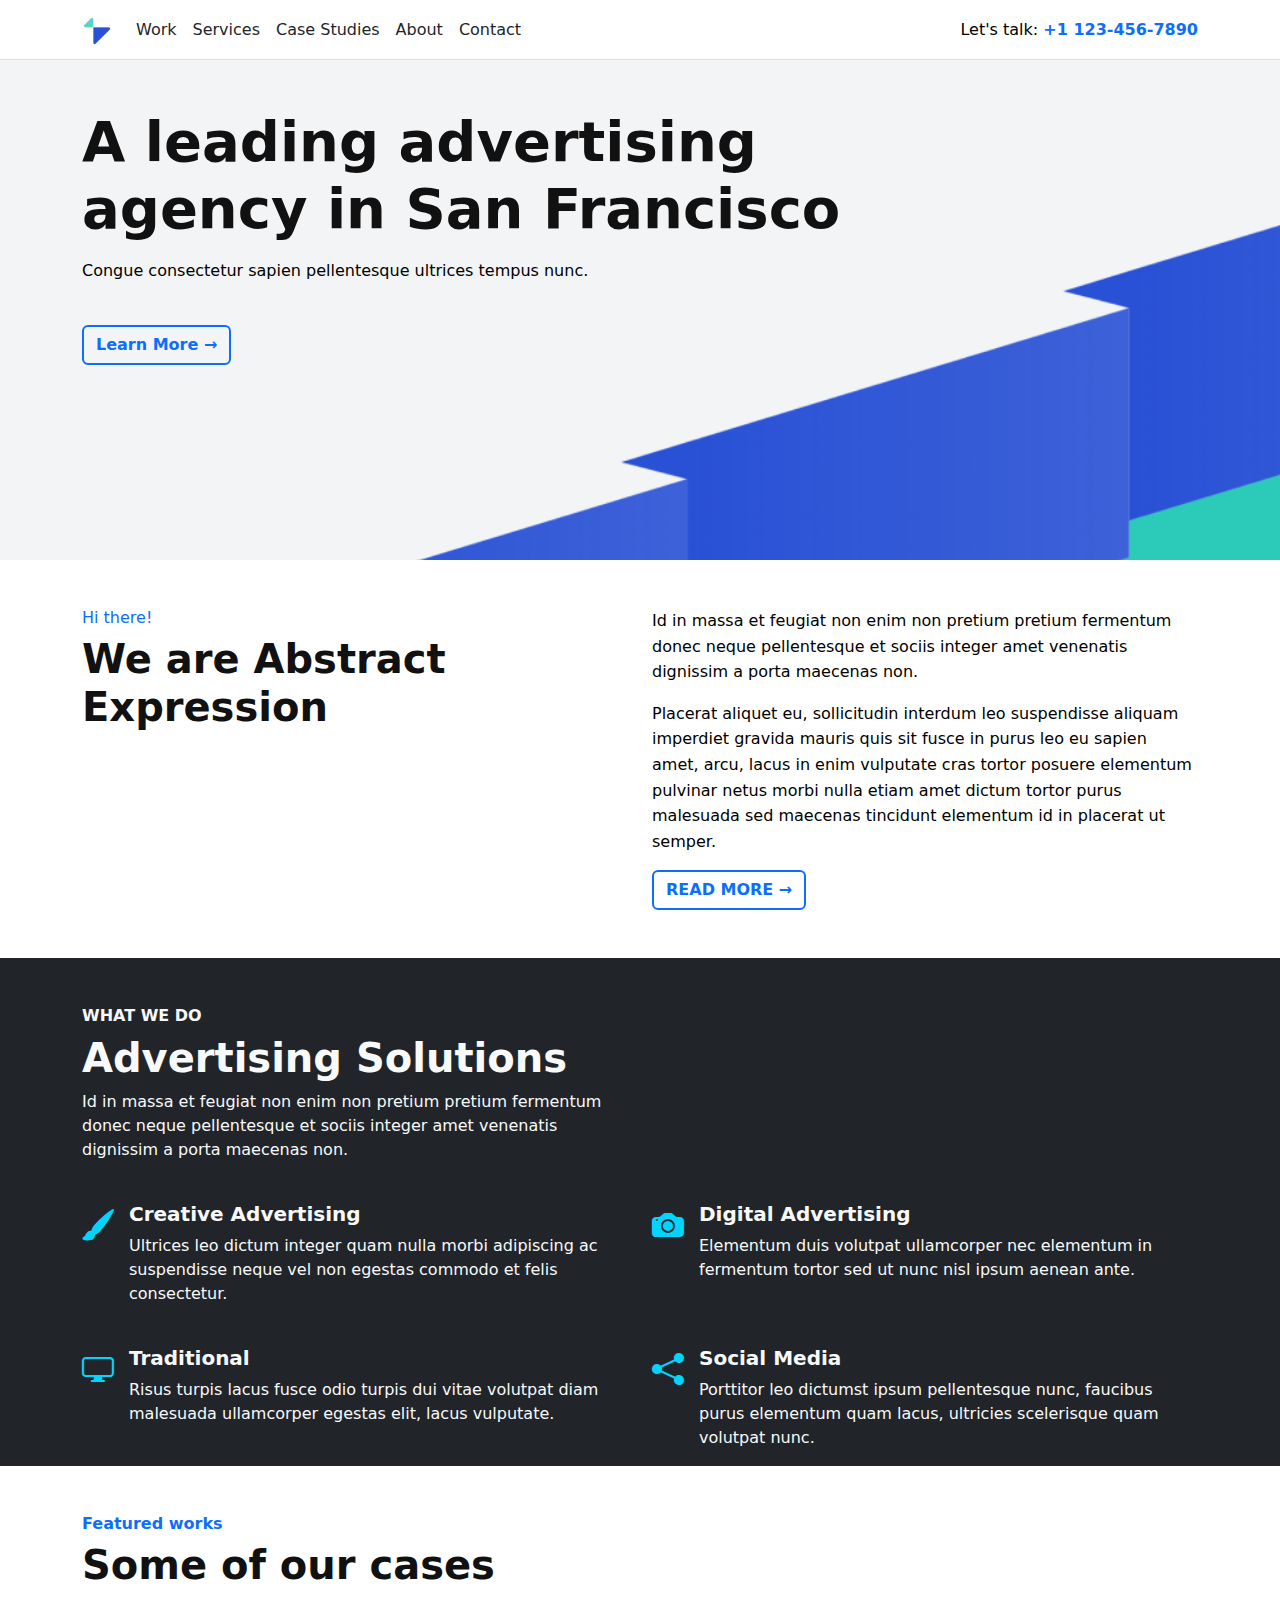
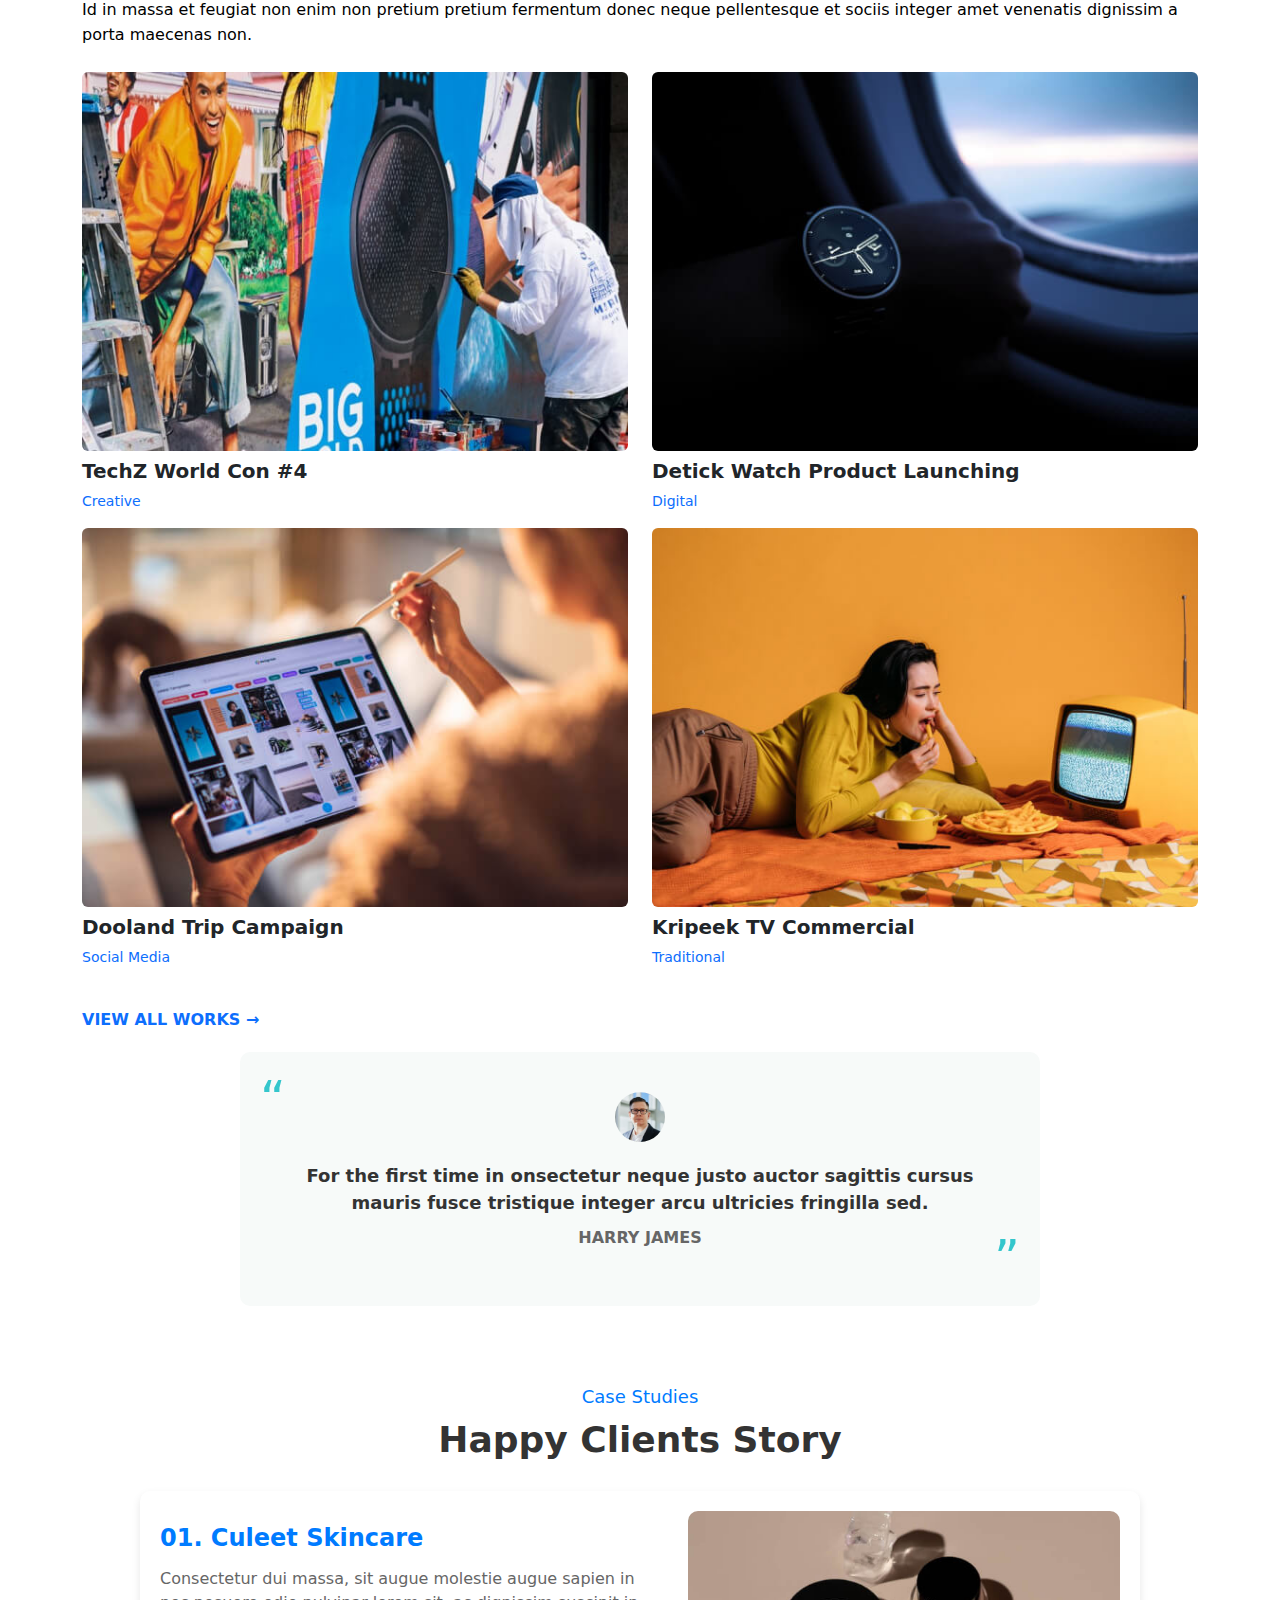
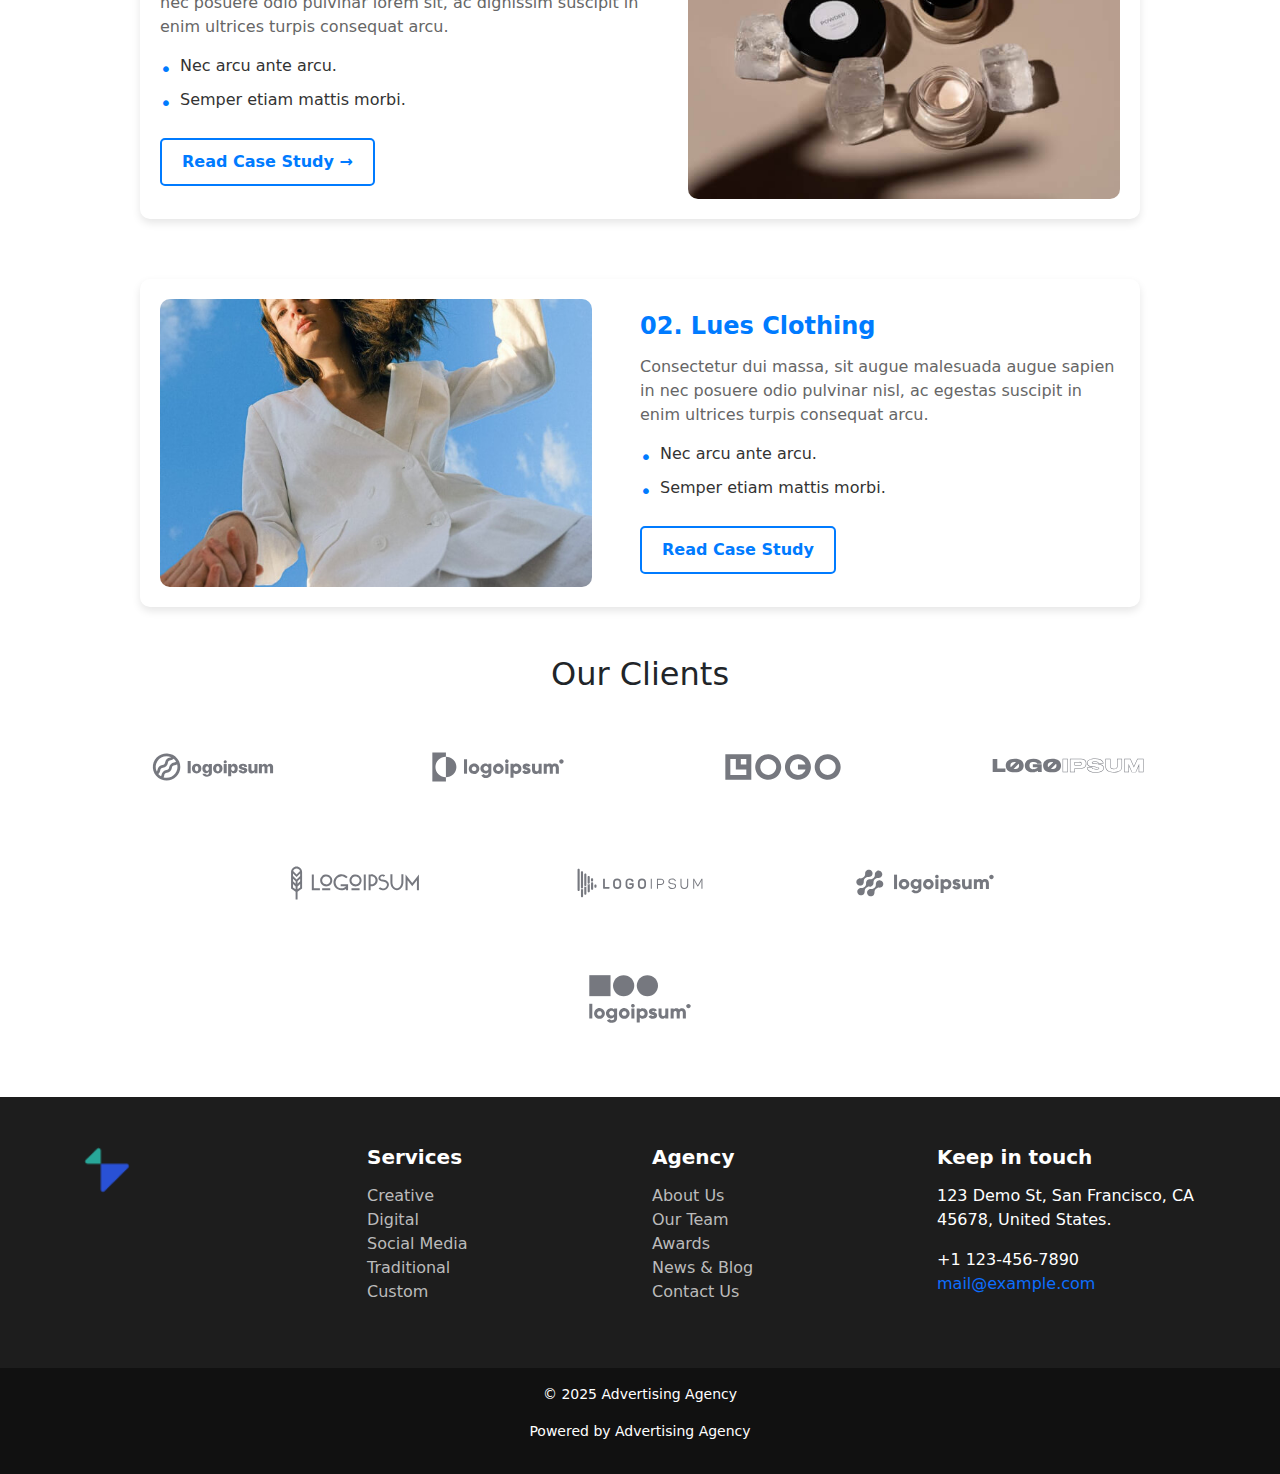
<file: index.html>
<!DOCTYPE html>
<html lang="en">

<head>
  <meta charset="UTF-8">
  <meta name="viewport" content="width=device-width, initial-scale=1.0">
  <title>Navbar Example</title>
  <link href="https://cdn.jsdelivr.net/npm/bootstrap@5.3.0-alpha3/dist/css/bootstrap.min.css" rel="stylesheet">
  <link rel="stylesheet" href="https://cdn.jsdelivr.net/npm/bootstrap-icons@1.11.3/font/bootstrap-icons.min.css">
  <style>
    .navbar {
      border-bottom: 1px solid #e0e0e0;
    }

    .nav-link {
      font-weight: 500;
    }

    .navbar-text a {
      font-weight: bold;
    }



    .background-images {
      height: 500px;
      background-image: url(bg1.png);
      background-position: center;
      background-size: cover;
    }

    /* 2nd */

    h1 {
      font-size: 2.5rem;
      color: #111;
    }

    .text-muted {
      font-size: 1rem;
      line-height: 1.6;
    }

    .btn-outline-primary {
      border: 2px solid #0d6efd;
      color: #0d6efd;
      font-weight: bold;
    }

    .btn-outline-primary:hover {
      background-color: #0d6efd;
      color: white;
    }

    /* 3rd */


    h1 {
      font-size: 2.5rem;
    }

    .text-muted {
      font-size: 1rem;
      line-height: 1.6;
      color: #000000 !important;
    }

    .icon {
      font-size: 2rem;
      color: #00d4ff;
      margin-right: 15px;
    }


    /* 4rd */
    h1 {
      font-size: 2.5rem;
      color: #111;
    }

    .text-muted {
      font-size: 1rem;
      line-height: 1.6;
    }

    .case-item img {
      width: 100%;
      height: auto;
      border-radius: 10px;
      transition: transform 0.3s ease-in-out;
    }

    .case-item img:hover {
      transform: scale(1.05);
    }

    a {
      text-decoration: none;
      font-size: 1rem;
    }

    /* 5th */
    .quote-card {
      background-color: #f7faf9;
      padding: 40px;
      border-radius: 10px;
      position: relative;
      text-align: center;
      margin: 20px auto;
      max-width: 800px;
    }

    .quote-card::before {
      content: '“';
      font-size: 50px;
      color: #34c6cc;
      position: absolute;
      top: 10px;
      left: 20px;
    }

    .quote-card::after {
      content: '”';
      font-size: 50px;
      color: #34c6cc;
      position: absolute;
      bottom: 10px;
      right: 20px;
    }

    .quote-image {
      width: 50px;
      height: 50px;
      border-radius: 50%;
      margin: 0 auto 20px auto;
      overflow: hidden;
    }

    .quote-image img {
      width: 100%;
      height: 100%;
      object-fit: cover;
    }

    .quote-text {
      font-size: 18px;
      color: #333;
      margin-bottom: 10px;
    }

    .quote-author {
      font-size: 16px;
      color: #666;
      font-weight: bold;
    }

    .case-studies-section {
      padding: 60px 20px;
      text-align: center;
    }

    .case-studies-section h4 {
      color: #007bff;
      font-size: 18px;
      margin-bottom: 10px;
    }

    .case-studies-section h2 {
      font-size: 36px;
      font-weight: bold;
      margin-bottom: 30px;
      color: #333;
    }

    .case-study {
      display: flex;
      align-items: center;
      justify-content: space-between;
      background-color: #fff;
      border-radius: 10px;
      box-shadow: 0 4px 8px rgba(0, 0, 0, 0.1);
      padding: 20px;
      margin: 0 auto;
      max-width: 1000px;
    }

    .case-study-content {
      text-align: left;
      max-width: 50%;
    }

    .case-study-content h5 {
      color: #007bff;
      font-weight: bold;
      font-size: 24px;
      margin-bottom: 15px;
    }

    .case-study-content p {
      color: #666;
      font-size: 16px;
      margin-bottom: 15px;
    }

    .case-study-content ul {
      list-style: none;
      padding: 0;
    }

    .case-study-content ul li {
      font-size: 16px;
      color: #333;
      margin-bottom: 10px;
      position: relative;
      padding-left: 20px;
    }

    .case-study-content ul li::before {
      content: '•';
      color: #007bff;
      position: absolute;
      left: 0;
      font-size: 20px;
    }

    .case-study-content a {
      text-decoration: none;
      font-weight: bold;
      color: #007bff;
      border: 2px solid #007bff;
      padding: 10px 20px;
      border-radius: 5px;
      display: inline-block;
      margin-top: 10px;
    }

    .case-study-image {
      max-width: 45%;
      position: relative;
    }

    .case-study-image img {
      border-radius: 10px;
      width: 100%;
      height: auto;
    }



    .decorative-lines.top {
      top: -15px;
      left: -15px;
      width: 110%;
      height: 110%;
    }

    .decorative-lines.bottom {
      bottom: -15px;
      right: -15px;
      width: 110%;
      height: 110%;
    }

    /* footer */

    .footer-section {
      background-color: #1d1d1d;
      color: #ffffff;
    }

    .footer-logo {
      width: 50px;
    }

    .social-icons a {
      color: #ffffff;
      font-size: 18px;
      margin-right: 10px;
      transition: color 0.3s;
    }

    .social-icons a:hover {
      color: #17a2b8;
    }

    .footer-section h5 {
      font-weight: bold;
      margin-bottom: 15px;
    }

    .footer-section ul li a {
      text-decoration: none;
      color: #bbbbbb;
      transition: color 0.3s;
    }

    .footer-section ul li a:hover {
      color: #ffffff;
    }

    .footer-bottom {
      background-color: #111;
      font-size: 14px;
    }
  </style>
</head>

<body>
  <nav class="navbar navbar-expand-lg">
    <div class="container">
      <a class="navbar-brand" href="index.html">
        <img src="logo.png" alt="Logo" width="30" height="30" class="d-inline-block align-text-top">
      </a>
      <button class="navbar-toggler" type="button" data-bs-toggle="collapse" data-bs-target="#navbarNav"
        aria-controls="navbarNav" aria-expanded="false" aria-label="Toggle navigation">
        <span class="navbar-toggler-icon"></span>
      </button>
      <div class="collapse navbar-collapse" id="navbarNav">
        <ul class="navbar-nav me-auto mb-2 mb-lg-0">
          <li class="nav-item">
            <a class="nav-link text-dark" href="work.html">Work</a>
          </li>
          <li class="nav-item">
            <a class="nav-link text-dark" href="services.html">Services</a>
          </li>
          <li class="nav-item">
            <a class="nav-link text-dark" href="Case studies.html">Case Studies</a>
          </li>
          <li class="nav-item">
            <a class="nav-link text-dark" href="ABOUT.HTML">About</a>
          </li>
          <li class="nav-item">
            <a class="nav-link text-dark" href="contact.html">Contact</a>
          </li>
        </ul>
        <span class="navbar-text">
          <span class="text-muted">Let's talk:</span>
          <a href="tel:+11234567890" class="text-primary">+1 123-456-7890</a>
        </span>
      </div>
    </div>
  </nav>
  <section class="hero-section background-images">
    <div class="container text-start fs-1 pt-5">
      <h1 class="display-4 fw-bold">A leading advertising<br>agency in San Francisco</h1>
      <p class="text-muted mt-3">
        Congue consectetur sapien pellentesque ultrices tempus nunc.
      </p>
      <a href="#" class="btn btn-outline-primary mt-4">
        Learn More →
      </a>
    </div>
  </section>
  <div class="container mt-5">
    <div class="row">
      <div class="col-md-6">
        <h6 class="text-primary">Hi there!</h6>
        <h1 class="fw-bold">We are Abstract <br> Expression</h1>
      </div>
      <div class="col-md-6">
        <p class="text-muted">
          Id in massa et feugiat non enim non pretium pretium fermentum donec neque pellentesque
          et sociis integer amet venenatis dignissim a porta maecenas non.
        </p>
        <p class="text-muted">
          Placerat aliquet eu, sollicitudin interdum leo suspendisse aliquam imperdiet gravida mauris
          quis sit fusce in purus leo eu sapien amet, arcu, lacus in enim vulputate cras tortor posuere
          elementum pulvinar netus morbi nulla etiam amet dictum tortor purus malesuada sed maecenas tincidunt
          elementum id in placerat ut semper.
        </p>
        <a href="#" class="btn btn-outline-primary">READ MORE →</a>
      </div>
    </div>
  </div>
  <div class="container-fluid text-light mt-5 bg-dark">
    <div class="container">
      <div class="row">
        <div class="col-6 ">
          <h6 class="fw-bold text-uppercase mt-5">What we do</h6>
          <h1 class="fw-bold text-light">Advertising Solutions</h1>
          <p class="text-light">
            Id in massa et feugiat non enim non pretium pretium fermentum donec neque pellentesque et sociis integer
            amet venenatis dignissim a porta maecenas non.
          </p>
        </div>
      </div>

      <div class="row mt-4">
        <div class="col-md-6 d-flex">
          <i class="bi bi-brush-fill icon"></i>
          <div>
            <h5 class="fw-bold">Creative Advertising</h5>
            <p class="text-light">
              Ultrices leo dictum integer quam nulla morbi adipiscing ac suspendisse neque vel non egestas commodo et
              felis consectetur.
            </p>
          </div>
        </div>

        <div class="col-md-6 d-flex">
          <i class="bi bi-camera-fill icon"></i>
          <div>
            <h5 class="fw-bold">Digital Advertising</h5>
            <p class="text-light">
              Elementum duis volutpat ullamcorper nec elementum in fermentum tortor sed ut nunc nisl ipsum aenean ante.
            </p>
          </div>
        </div>
      </div>

      <div class="row mt-4">
        <div class="col-md-6 d-flex">
          <i class="bi bi-display icon"></i>
          <div>
            <h5 class="fw-bold">Traditional</h5>
            <p class="ttext-light">
              Risus turpis lacus fusce odio turpis dui vitae volutpat diam malesuada ullamcorper egestas elit, lacus
              vulputate.
            </p>
          </div>
        </div>

        <div class="col-md-6 d-flex">
          <i class="bi bi-share-fill icon"></i>
          <div>
            <h5 class="fw-bold">Social Media</h5>
            <p class="text-light">
              Porttitor leo dictumst ipsum pellentesque nunc, faucibus purus elementum quam lacus, ultricies scelerisque
              quam volutpat nunc.
            </p>
          </div>
        </div>
      </div>
    </div>
  </div>
  <div class="container mt-5">
    <h6 class="text-primary fw-bold">Featured works</h6>
    <h1 class="fw-bold">Some of our cases</h1>
    <p class="text-muted">
      Id in massa et feugiat non enim non pretium pretium fermentum donec neque pellentesque et
      sociis integer amet venenatis dignissim a porta maecenas non.
    </p>

    <div class="row mt-4">
      <div class="col-md-6">
        <div class="case-item">
          <img src="ft1.png" class="img-fluid rounded" alt="TechZ World Con">
          <h5 class="mt-2 fw-bold">TechZ World Con #4</h5>
          <p class="text-primary small">Creative</p>
        </div>
      </div>

      <div class="col-md-6">
        <div class="case-item">
          <img src="ft2.png" class="img-fluid rounded" alt="Detick Watch">
          <h5 class="mt-2 fw-bold">Detick Watch Product Launching</h5>
          <p class="text-primary small">Digital</p>
        </div>
      </div>

      <div class="col-md-6">
        <div class="case-item">
          <img src="ft4.png" class="img-fluid rounded" alt="Dooland Campaign">
          <h5 class="mt-2 fw-bold">Dooland Trip Campaign</h5>
          <p class="text-primary small">Social Media</p>
        </div>
      </div>

      <div class="col-md-6">
        <div class="case-item">
          <img src="ft3.png" class="img-fluid rounded" alt="Kripeek TV">
          <h5 class="mt-2 fw-bold">Kripeek TV Commercial</h5>
          <p class="text-primary small">Traditional</p>
        </div>
      </div>
    </div>

    <div class="mt-4">
      <a href="#" class="text-primary fw-bold">VIEW ALL WORKS →</a>
    </div>
  </div>
  <div class="container-fluid quote-card">
    <div class="quote-image">
      <img src="quotespro.png" alt="Author Image">
    </div>
    <p class="quote-text">
      <strong>For the first time in onsectetur neque justo auctor sagittis cursus mauris fusce tristique integer arcu
        ultricies fringilla sed.</strong>
    </p>
    <p class="quote-author">HARRY JAMES</p>
  </div>
  <div class="case-studies-section">
    <h4>Case Studies</h4>
    <h2>Happy Clients Story</h2>
    <div class="case-study">
      <div class="case-study-content">
        <h5>01. Culeet Skincare</h5>
        <p>
          Consectetur dui massa, sit augue molestie augue sapien in nec posuere odio pulvinar lorem sit, ac dignissim
          suscipit in enim ultrices turpis consequat arcu.
        </p>
        <ul>
          <li>Nec arcu ante arcu.</li>
          <li>Semper etiam mattis morbi.</li>
        </ul>
        <a href="#">Read Case Study →</a>
      </div>
      <div class="case-study-image">
        <img src="ca1.png" alt="Culeet Skincare">
      </div>
    </div>
  </div>
  <div class="case-study-section">
    <div class="case-study">
      <div class="case-study-image">
        <div class="decorative-lines top"></div>
        <div class="decorative-lines bottom"></div>
        <img src="ca2.png" alt="Lues Clothing">
      </div>
      <div class="case-study-content">
        <h5>02. Lues Clothing</h5>
        <p>
          Consectetur dui massa, sit augue malesuada augue sapien in nec posuere odio pulvinar nisl, ac egestas suscipit
          in enim ultrices turpis consequat arcu.
        </p>
        <ul>
          <li>Nec arcu ante arcu.</li>
          <li>Semper etiam mattis morbi.</li>
        </ul>
        <a href="#">Read Case Study
        </a>
      </div>
    </div>
  </div>

  <section class="clients-section text-center py-5">
    <div class="container">
      <h2 class="mb-4">Our Clients</h2>
      <div class="row justify-content-center">
        <div class="col-6 col-md-3 mb-3">
          <img src="cli1.png" class="client-logo" alt="Client 1">
        </div>
        <div class="col-6 col-md-3 mb-3">
          <img src="clie2.png" class="client-logo" alt="Client 2">
        </div>
        <div class="col-6 col-md-3 mb-3">
          <img src="clie3.png" class="client-logo" alt="Client 3">
        </div>
        <div class="col-6 col-md-3 mb-3">
          <img src="clie4.png" class="client-logo" alt="Client 4">
        </div>
        <div class="col-6 col-md-3 mb-3">
          <img src="clie5.png" class="client-logo" alt="Client 5">
        </div>
        <div class="col-6 col-md-3 mb-3">
          <img src="clie6.png" class="client-logo" alt="Client 6">
        </div>
        <div class="col-6 col-md-3 mb-3">
          <img src="clie7.png" class="client-logo" alt="Client 7">
        </div>
        <div class="col-6 col-md-mb-3">
          <img src="clie8.png" class="client-logo" alt="Client 8">
        </div>
      </div>
    </div>
  </section>

  <footer class="footer-section">
    <div class="container py-5">
      <div class="row">
        <div class="col-md-3 text-center text-md-start">
          <img src="logo.png" alt="Logo" class="footer-logo mb-3">
          <div class="social-icons">
            <a href="#"><i class="fab fa-behance"></i></a>
            <a href="#"><i class="fab fa-dribbble"></i></a>
            <a href="#"><i class="fab fa-medium"></i></a>
            <a href="#"><i class="fab fa-twitter"></i></a>
          </div>
        </div>
        <div class="col-md-3">
          <h5>Services</h5>
          <ul class="list-unstyled">
            <li><a href="#">Creative</a></li>
            <li><a href="#">Digital</a></li>
            <li><a href="#">Social Media</a></li>
            <li><a href="#">Traditional</a></li>
            <li><a href="#">Custom</a></li>
          </ul>
        </div>
        <div class="col-md-3">
          <h5>Agency</h5>
          <ul class="list-unstyled">
            <li><a href="#">About Us</a></li>
            <li><a href="#">Our Team</a></li>
            <li><a href="#">Awards</a></li>
            <li><a href="#">News & Blog</a></li>
            <li><a href="#">Contact Us</a></li>
          </ul>
        </div>
        <div class="col-md-3">
          <h5>Keep in touch</h5>
          <p>123 Demo St, San Francisco, CA<br>45678, United States.</p>
          <p>+1 123-456-7890<br><a href="mailto:mail@example.com">mail@example.com</a></p>
        </div>
      </div>
    </div>
    <div class="footer-bottom text-center py-3">
      <p>© 2025 Advertising Agency</p>
      <p>Powered by Advertising Agency</p>
    </div>
  </footer>
  <script src="https://cdn.jsdelivr.net/npm/bootstrap@5.3.0-alpha3/dist/js/bootstrap.bundle.min.js"></script>
</body>

</html>
</file>
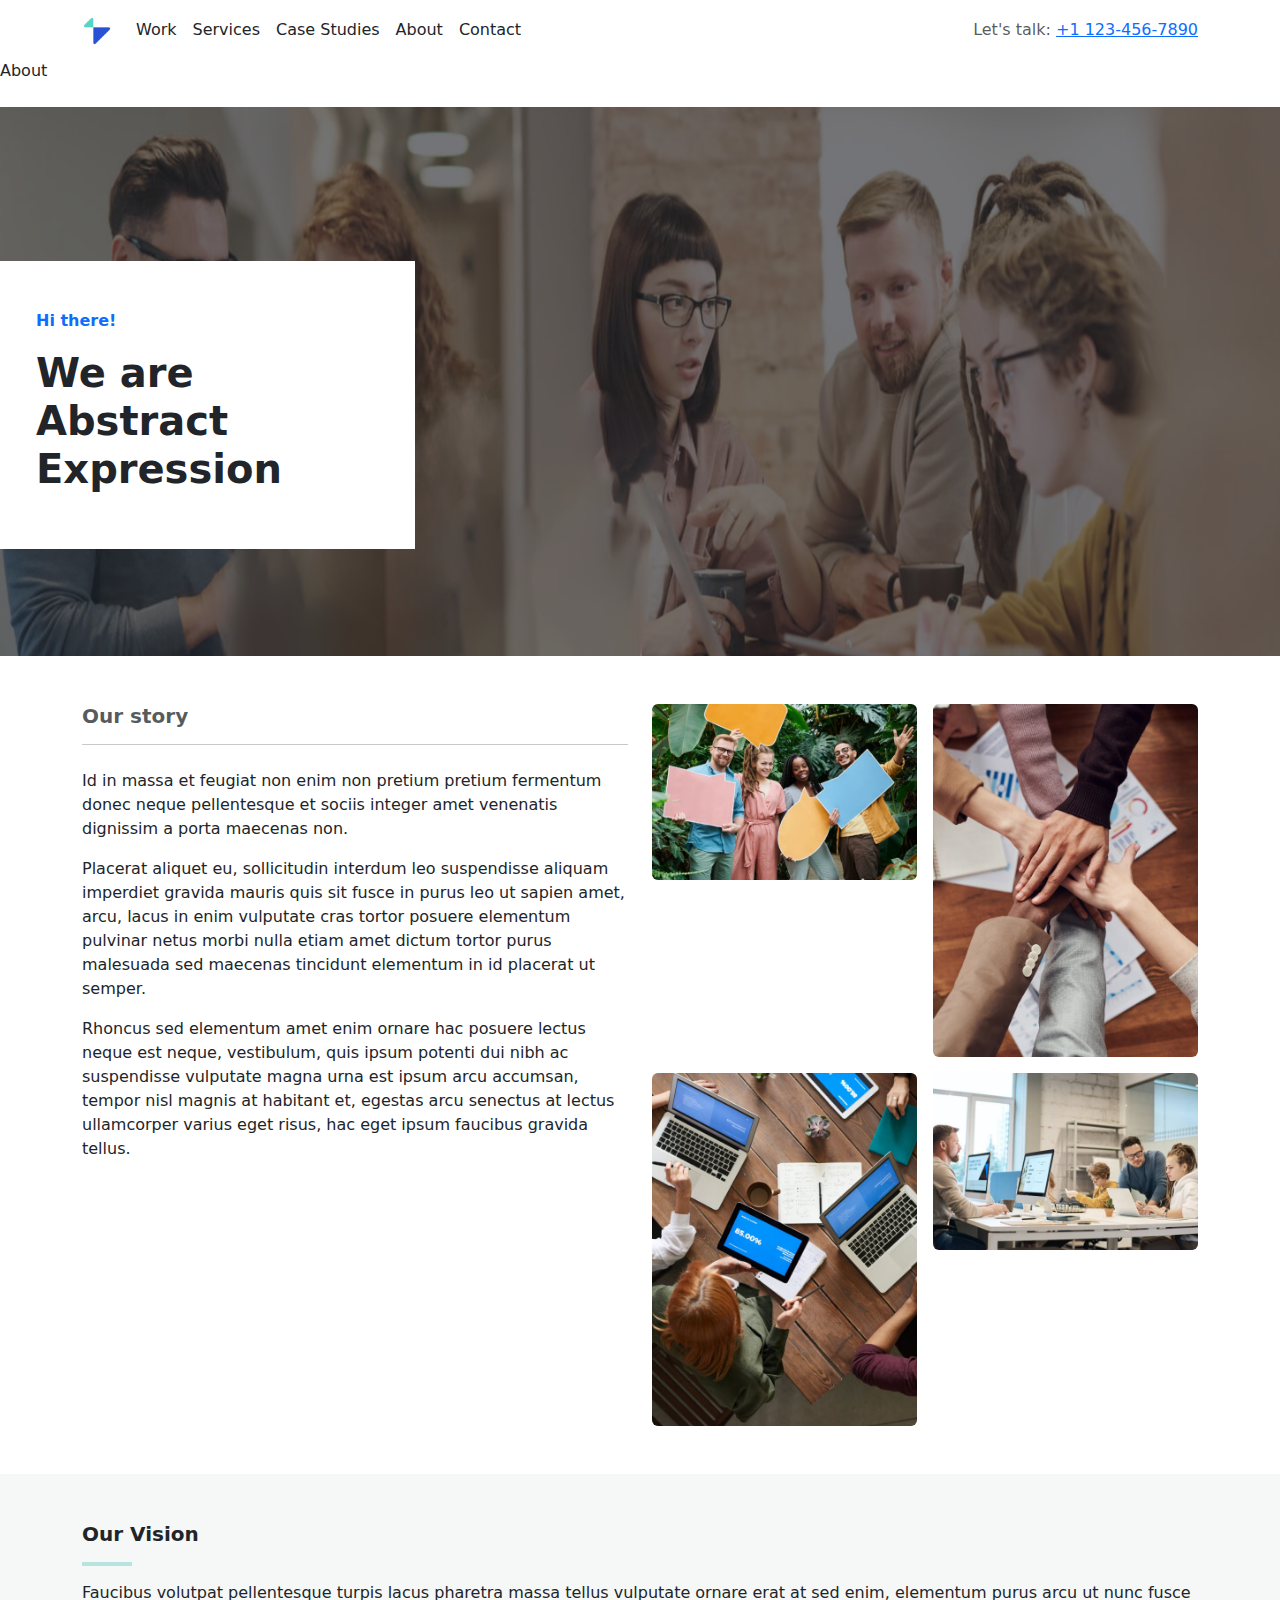
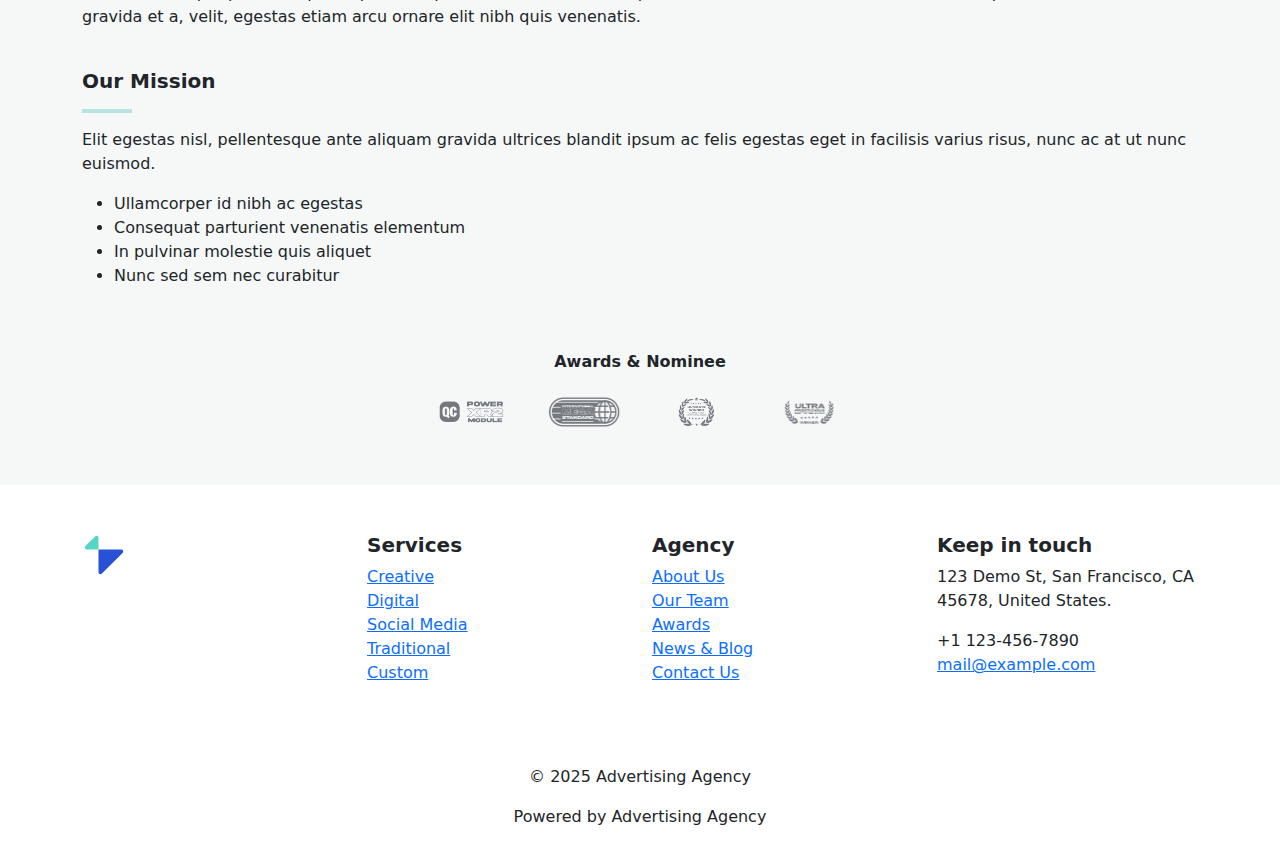
<file: ABOUT.HTML>
<!DOCTYPE html>
<html lang="en">

<head>
    <meta charset="UTF-8">
    <meta name="viewport" content="width=device-width, initial-scale=1.0">
    <title>Hero Section</title>
    <link href="https://cdn.jsdelivr.net/npm/bootstrap@5.3.0/dist/css/bootstrap.min.css" rel="stylesheet">
    <link rel="stylesheet" href="ABOUT.CSS">
</head>

<body>
    <nav class="navbar navbar-expand-lg">
        <div class="container">
            <a class="navbar-brand" href="index.html">
                <img src="logo.png" alt="Logo" width="30" height="30" class="d-inline-block align-text-top">
            </a>
            <button class="navbar-toggler" type="button" data-bs-toggle="collapse" data-bs-target="#navbarNav"
                aria-controls="navbarNav" aria-expanded="false" aria-label="Toggle navigation">
                <span class="navbar-toggler-icon"></span>
            </button>
            <div class="collapse navbar-collapse" id="navbarNav">
                <ul class="navbar-nav me-auto mb-2 mb-lg-0">
                    <li class="nav-item">
                        <a class="nav-link text-dark" href="work.html">Work</a>
                    </li>
                    <li class="nav-item">
                        <a class="nav-link text-dark" href="services.html">Services</a>
                    </li>
                    <li class="nav-item">
                        <a class="nav-link text-dark" href="Case studies.html">Case Studies</a>
                    </li>
                    <li class="nav-item">
                        <a class="nav-link text-dark" href="ABOUT.HTML">About</a>
                    </li>
                    <li class="nav-item">
                        <a class="nav-link text-dark" href="contact.html">Contact</a>
                    </li>
                </ul>
                <span class="navbar-text">
                    <span class="text-muted">Let's talk:</span>
                    <a href="tel:+11234567890" class="text-primary">+1 123-456-7890</a>
                </span>
            </div>
        </div>
    </nav>
    <div class="section mb-4">
        About
        <div class="blue-shape"></div>
    </div>
    <!-- Hero Section -->
    <section class="hero">
        <div class="ratio ratio-21x9">
            <img src="Screenshot 2025-01-29 103304.png" alt="">
            <div class="row align-items-center">
                <div class="col-4 p-5 bg-white mt-5 ">
                    <p class="text-primary fw-bold">Hi there!</p>
                    <h1 class="fw-bold">We are Abstract Expression</h1>
                </div>
            </div>
    </section>

    <!-- Our Story Section -->
    <section class="our-story py-5">
        <div class="container">
            <div class="row">
                <!-- Text Section -->
                <div class="col-md-6">
                    <h5 class="text-muted">Our story</h5>
                    <hr class="mb-4">
                    <p>Id in massa et feugiat non enim non pretium pretium fermentum donec neque pellentesque et sociis
                        integer amet venenatis dignissim a porta maecenas non.</p>
                    <p>Placerat aliquet eu, sollicitudin interdum leo suspendisse aliquam imperdiet gravida mauris quis
                        sit fusce in purus leo ut sapien amet, arcu, lacus in enim vulputate cras tortor posuere
                        elementum pulvinar netus morbi nulla etiam amet dictum tortor purus malesuada sed maecenas
                        tincidunt elementum in id placerat ut semper.</p>
                    <p>Rhoncus sed elementum amet enim ornare hac posuere lectus neque est neque, vestibulum, quis ipsum
                        potenti dui nibh ac suspendisse vulputate magna urna est ipsum arcu accumsan, tempor nisl magnis
                        at habitant et, egestas arcu senectus at lectus ullamcorper varius eget risus, hac eget ipsum
                        faucibus gravida tellus.</p>
                </div>

                <!-- Image Section -->
                <div class="col-md-6">
                    <div class="row g-3">
                        <div class="col-6">
                            <img src="image1.png" class="img-fluid rounded" alt="Team holding signs">
                        </div>
                        <div class="col-6">
                            <img src="image2.png" class="img-fluid rounded" alt="Hands together teamwork">
                        </div>
                        <div class="col-6">
                            <img src="image3.png" class="img-fluid rounded" alt="Team working on laptops">
                        </div>
                        <div class="col-6">
                            <img src="image4.png" class="img-fluid rounded" alt="Office workspace">
                        </div>
                    </div>
                </div>
            </div>
        </div>
    </section>


    <!-- Vision & Mission Section -->
    <section class="vision-mission py-5">
        <div class="container">
            <div class="row">
                <!-- Vision -->
                <div class="col-md-12">
                    <h5 class="fw-bold">Our Vision</h5>
                    <hr class="section-divider">
                    <p>Faucibus volutpat pellentesque turpis lacus pharetra massa tellus vulputate ornare erat at sed
                        enim, elementum purus arcu ut nunc fusce gravida et a, velit, egestas etiam arcu ornare elit
                        nibh quis venenatis.</p>
                </div>

                <!-- Mission -->
                <div class="col-md-12 mt-4">
                    <h5 class="fw-bold">Our Mission</h5>
                    <hr class="section-divider">
                    <p>Elit egestas nisl, pellentesque ante aliquam gravida ultrices blandit ipsum ac felis egestas eget
                        in facilisis varius risus, nunc ac at ut nunc euismod.</p>
                    <ul>
                        <li>Ullamcorper id nibh ac egestas</li>
                        <li>Consequat parturient venenatis elementum</li>
                        <li>In pulvinar molestie quis aliquet</li>
                        <li>Nunc sed sem nec curabitur</li>
                    </ul>
                </div>
            </div>

            <!-- Awards Section -->
            <div class="text-center mt-5">
                <h6 class="fw-bold">Awards & Nominee</h6>
                <div class="d-flex justify-content-center gap-4 mt-3">
                    <img src="logo1.png" alt="Award 1" class="award-logo">
                    <img src="logo2.png" alt="Award 2" class="award-logo">
                    <img src="logo4.png" alt="Award 3" class="award-logo">
                    <img src="logo5.png" alt="Award 4" class="award-logo">
                </div>
            </div>
        </div>
    </section>
    <footer class="footer-section">
        <div class="container py-5">
            <div class="row">
                <div class="col-md-3 text-center text-md-start">
                    <img src="logo.png" alt="Logo" class="footer-logo mb-3">
                    <div class="social-icons">
                        <a href="#"><i class="fab fa-behance"></i></a>
                        <a href="#"><i class="fab fa-dribbble"></i></a>
                        <a href="#"><i class="fab fa-medium"></i></a>
                        <a href="#"><i class="fab fa-twitter"></i></a>
                    </div>
                </div>
                <div class="col-md-3">
                    <h5>Services</h5>
                    <ul class="list-unstyled">
                        <li><a href="#">Creative</a></li>
                        <li><a href="#">Digital</a></li>
                        <li><a href="#">Social Media</a></li>
                        <li><a href="#">Traditional</a></li>
                        <li><a href="#">Custom</a></li>
                    </ul>
                </div>
                <div class="col-md-3">
                    <h5>Agency</h5>
                    <ul class="list-unstyled">
                        <li><a href="#">About Us</a></li>
                        <li><a href="#">Our Team</a></li>
                        <li><a href="#">Awards</a></li>
                        <li><a href="#">News & Blog</a></li>
                        <li><a href="#">Contact Us</a></li>
                    </ul>
                </div>
                <div class="col-md-3">
                    <h5>Keep in touch</h5>
                    <p>123 Demo St, San Francisco, CA<br>45678, United States.</p>
                    <p>+1 123-456-7890<br><a href="mailto:mail@example.com">mail@example.com</a></p>
                </div>
            </div>
        </div>
        <div class="footer-bottom text-center py-3">
            <p>© 2025 Advertising Agency</p>
            <p>Powered by Advertising Agency</p>
        </div>
    </footer>


</body>

</html>
</file>
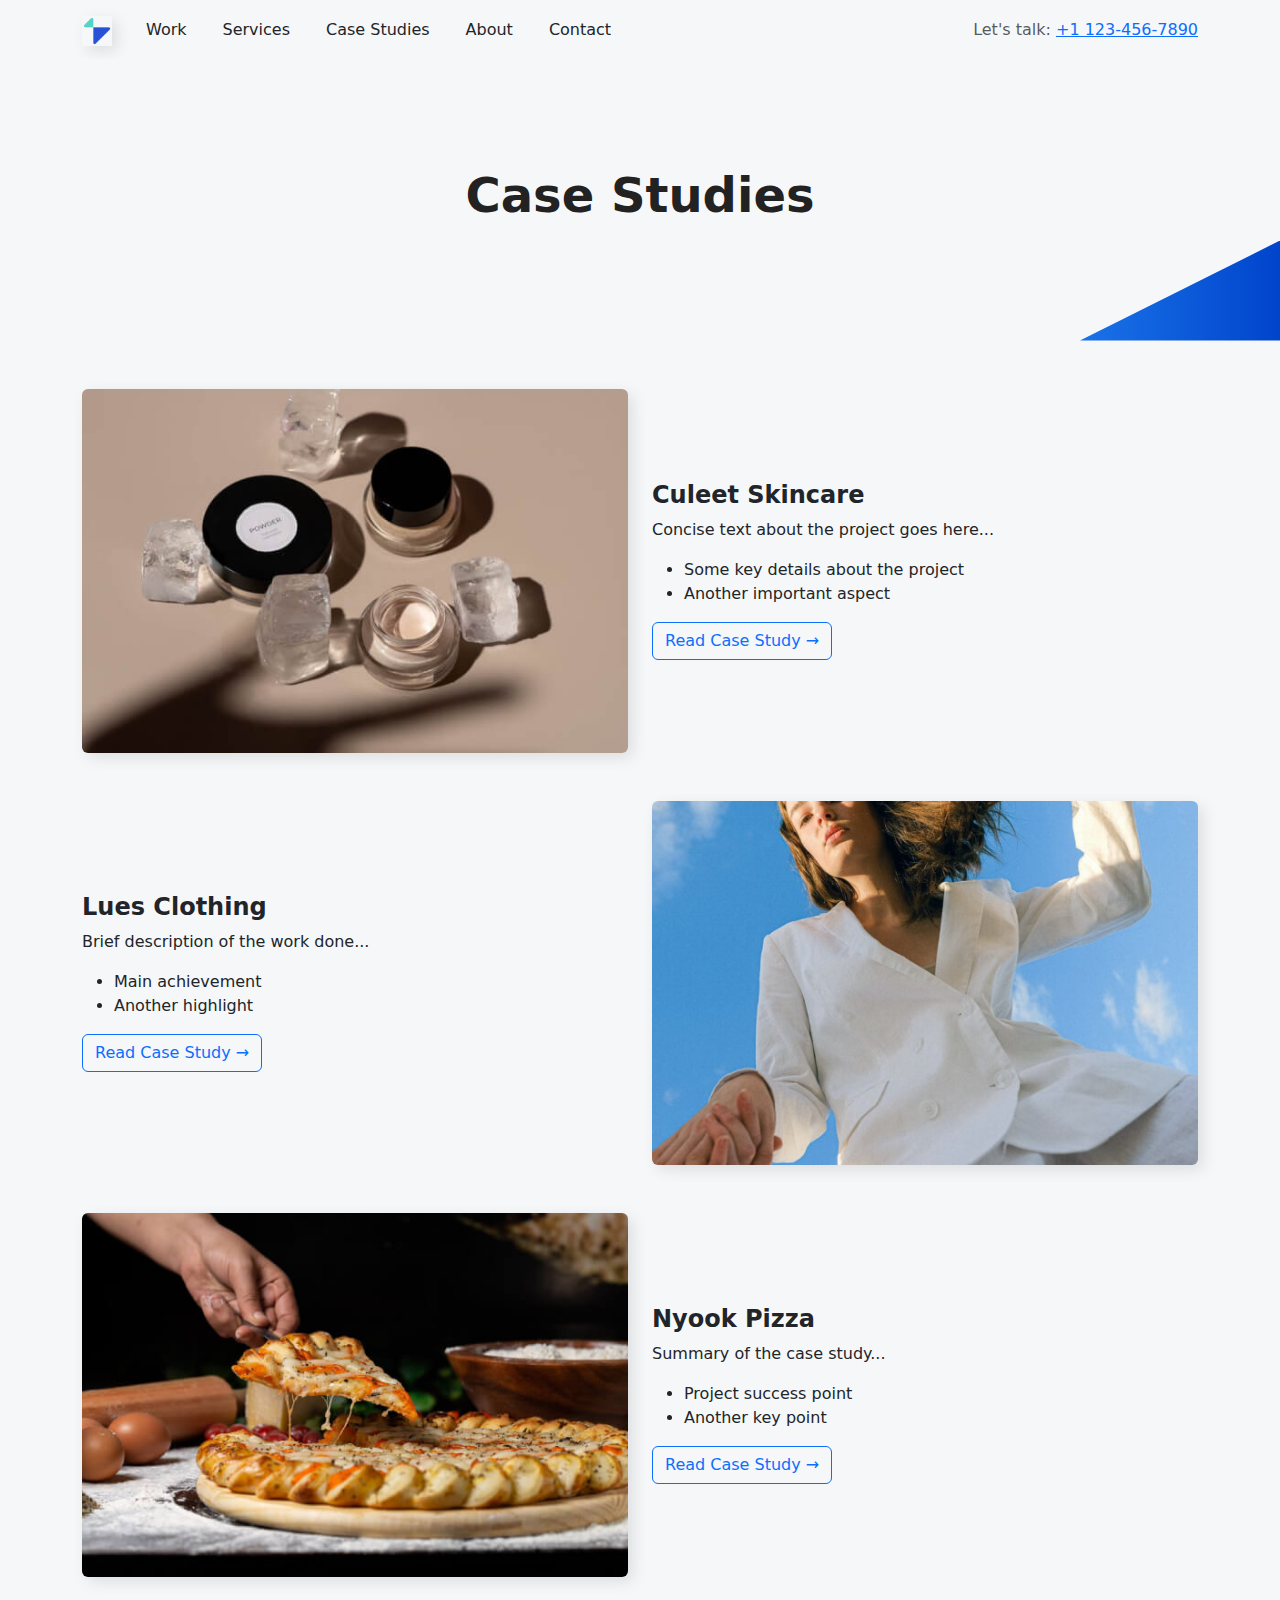
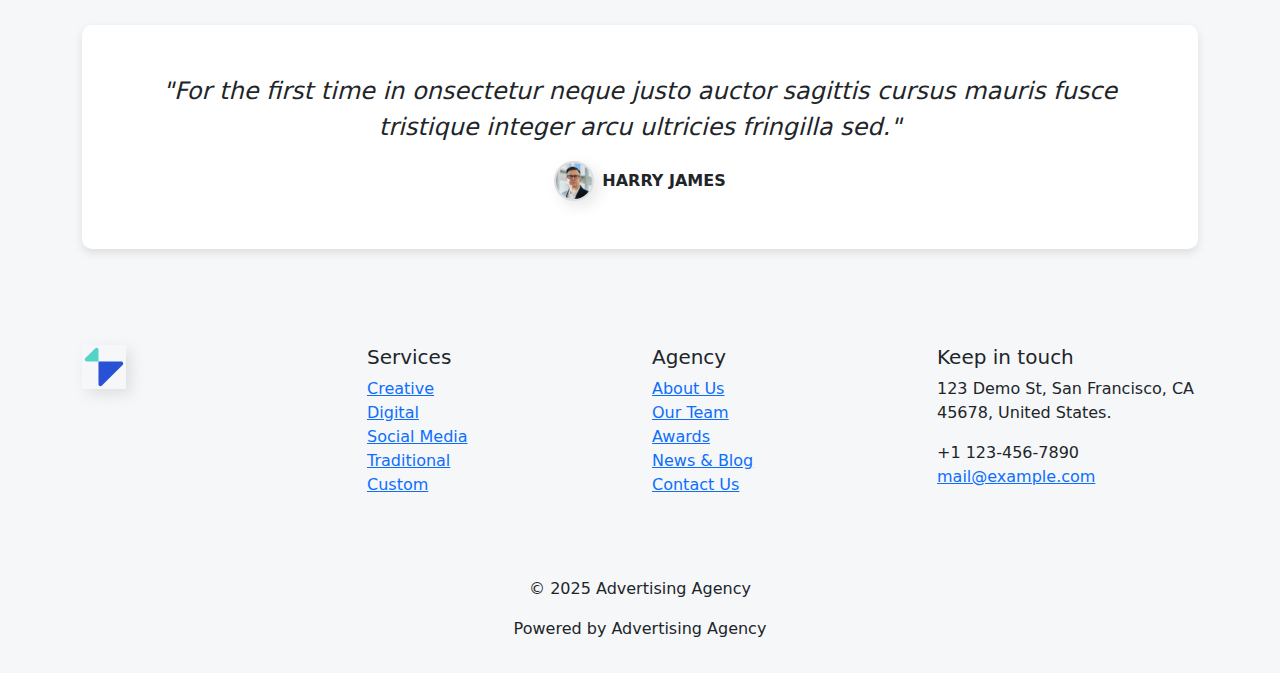
<file: Case studies.html>
<!DOCTYPE html>
<html lang="en">

<head>
  <meta charset="UTF-8">
  <meta name="viewport" content="width=device-width, initial-scale=1.0">
  <title>Case Studies</title>
  <link href="https://cdn.jsdelivr.net/npm/bootstrap@5.3.0/dist/css/bootstrap.min.css" rel="stylesheet">
  <link rel="stylesheet" href="Case studies.css">
</head>

<body>
  <nav class="navbar navbar-expand-lg">
    <div class="container">
      <a class="navbar-brand" href="#">
        <img src="logo.png" alt="Logo" width="30" height="30" class="d-inline-block align-text-top">
      </a>
      <button class="navbar-toggler" type="button" data-bs-toggle="collapse" data-bs-target="#navbarNav"
        aria-controls="navbarNav" aria-expanded="false" aria-label="Toggle navigation">
        <span class="navbar-toggler-icon"></span>
      </button>
      <div class="collapse navbar-collapse" id="navbarNav">
        <ul class="navbar-nav me-auto mb-2 mb-lg-0">
          <li class="nav-item">
            <a class="nav-link text-dark" href="work.html">Work</a>
          </li>
          <li class="nav-item">
            <a class="nav-link text-dark" href="#">Services</a>
          </li>
          <li class="nav-item">
            <a class="nav-link text-dark" href="Case studies.html">Case Studies</a>
          </li>
          <li class="nav-item">
            <a class="nav-link text-dark" href="ABOUT.HTML">About</a>
          </li>
          <li class="nav-item">
            <a class="nav-link text-dark" href="contact.html">Contact</a>
          </li>
        </ul>
        <span class="navbar-text">
          <span class="text-muted">Let's talk:</span>
          <a href="tel:+11234567890" class="text-primary">+1 123-456-7890</a>
        </span>
      </div>
    </div>
  </nav>
  <!-- Hero Section -->
  <header class="hero-section">
    <div class="container text-center py-5">
      <h1 class="fw-bold">Case Studies</h1>
    </div>
    <div class="hero-shape"></div>
  </header>


  <div class="container py-5">
    <!-- Case Studies -->
    <div class="row mb-5 align-items-center">
      <div class="col-md-6">
        <img src="1.png" alt="Culeet Skincare" class="img-fluid rounded">
      </div>
      <div class="col-md-6">
        <h4 class="fw-bold">Culeet Skincare</h4>
        <p>Concise text about the project goes here...</p>
        <ul>
          <li>Some key details about the project</li>
          <li>Another important aspect</li>
        </ul>
        <a href="#" class="btn btn-outline-primary">Read Case Study →</a>
      </div>
    </div>

    <div class="row mb-5 flex-md-row-reverse align-items-center">
      <div class="col-md-6">
        <img src="2.png" alt="Lues Clothing" class="img-fluid rounded">
      </div>
      <div class="col-md-6">
        <h4 class="fw-bold">Lues Clothing</h4>
        <p>Brief description of the work done...</p>
        <ul>
          <li>Main achievement</li>
          <li>Another highlight</li>
        </ul>
        <a href="#" class="btn btn-outline-primary">Read Case Study →</a>
      </div>
    </div>

    <div class="row mb-5 align-items-center">
      <div class="col-md-6">
        <img src="3.png" alt="Nyook Pizza" class="img-fluid rounded">
      </div>
      <div class="col-md-6">
        <h4 class="fw-bold">Nyook Pizza</h4>
        <p>Summary of the case study...</p>
        <ul>
          <li>Project success point</li>
          <li>Another key point</li>
        </ul>
        <a href="#" class="btn btn-outline-primary">Read Case Study →</a>
      </div>
    </div>

    <!-- Testimonial -->
    <div class="testimonial text-center py-5">
      <p class="fs-4 fst-italic">"For the first time in onsectetur neque justo auctor sagittis cursus mauris fusce
        tristique integer arcu ultricies fringilla sed."</p>
      <div class="d-flex justify-content-center align-items-center mt-3">
        <img src="11.png" alt="Harry James" class="rounded-circle me-2" width="40">
        <p class="fw-bold mb-0">HARRY JAMES</p>
      </div>
    </div>
  </div>
  <footer class="footer-section">
    <div class="container py-5">
      <div class="row">
        <div class="col-md-3 text-center text-md-start">
          <img src="logo.png" alt="Logo" class="footer-logo mb-3">
          <div class="social-icons">
            <a href="#"><i class="fab fa-behance"></i></a>
            <a href="#"><i class="fab fa-dribbble"></i></a>
            <a href="#"><i class="fab fa-medium"></i></a>
            <a href="#"><i class="fab fa-twitter"></i></a>
          </div>
        </div>
        <div class="col-md-3">
          <h5>Services</h5>
          <ul class="list-unstyled">
            <li><a href="#">Creative</a></li>
            <li><a href="#">Digital</a></li>
            <li><a href="#">Social Media</a></li>
            <li><a href="#">Traditional</a></li>
            <li><a href="#">Custom</a></li>
          </ul>
        </div>
        <div class="col-md-3">
          <h5>Agency</h5>
          <ul class="list-unstyled">
            <li><a href="#">About Us</a></li>
            <li><a href="#">Our Team</a></li>
            <li><a href="#">Awards</a></li>
            <li><a href="#">News & Blog</a></li>
            <li><a href="#">Contact Us</a></li>
          </ul>
        </div>
        <div class="col-md-3">
          <h5>Keep in touch</h5>
          <p>123 Demo St, San Francisco, CA<br>45678, United States.</p>
          <p>+1 123-456-7890<br><a href="mailto:mail@example.com">mail@example.com</a></p>
        </div>
      </div>
    </div>
    <div class="footer-bottom text-center py-3">
      <p>© 2025 Advertising Agency</p>
      <p>Powered by Advertising Agency</p>
    </div>
  </footer>

  <script src="https://cdn.jsdelivr.net/npm/bootstrap@5.3.0/dist/js/bootstrap.bundle.min.js"></script>
</body>

</html>
</file>
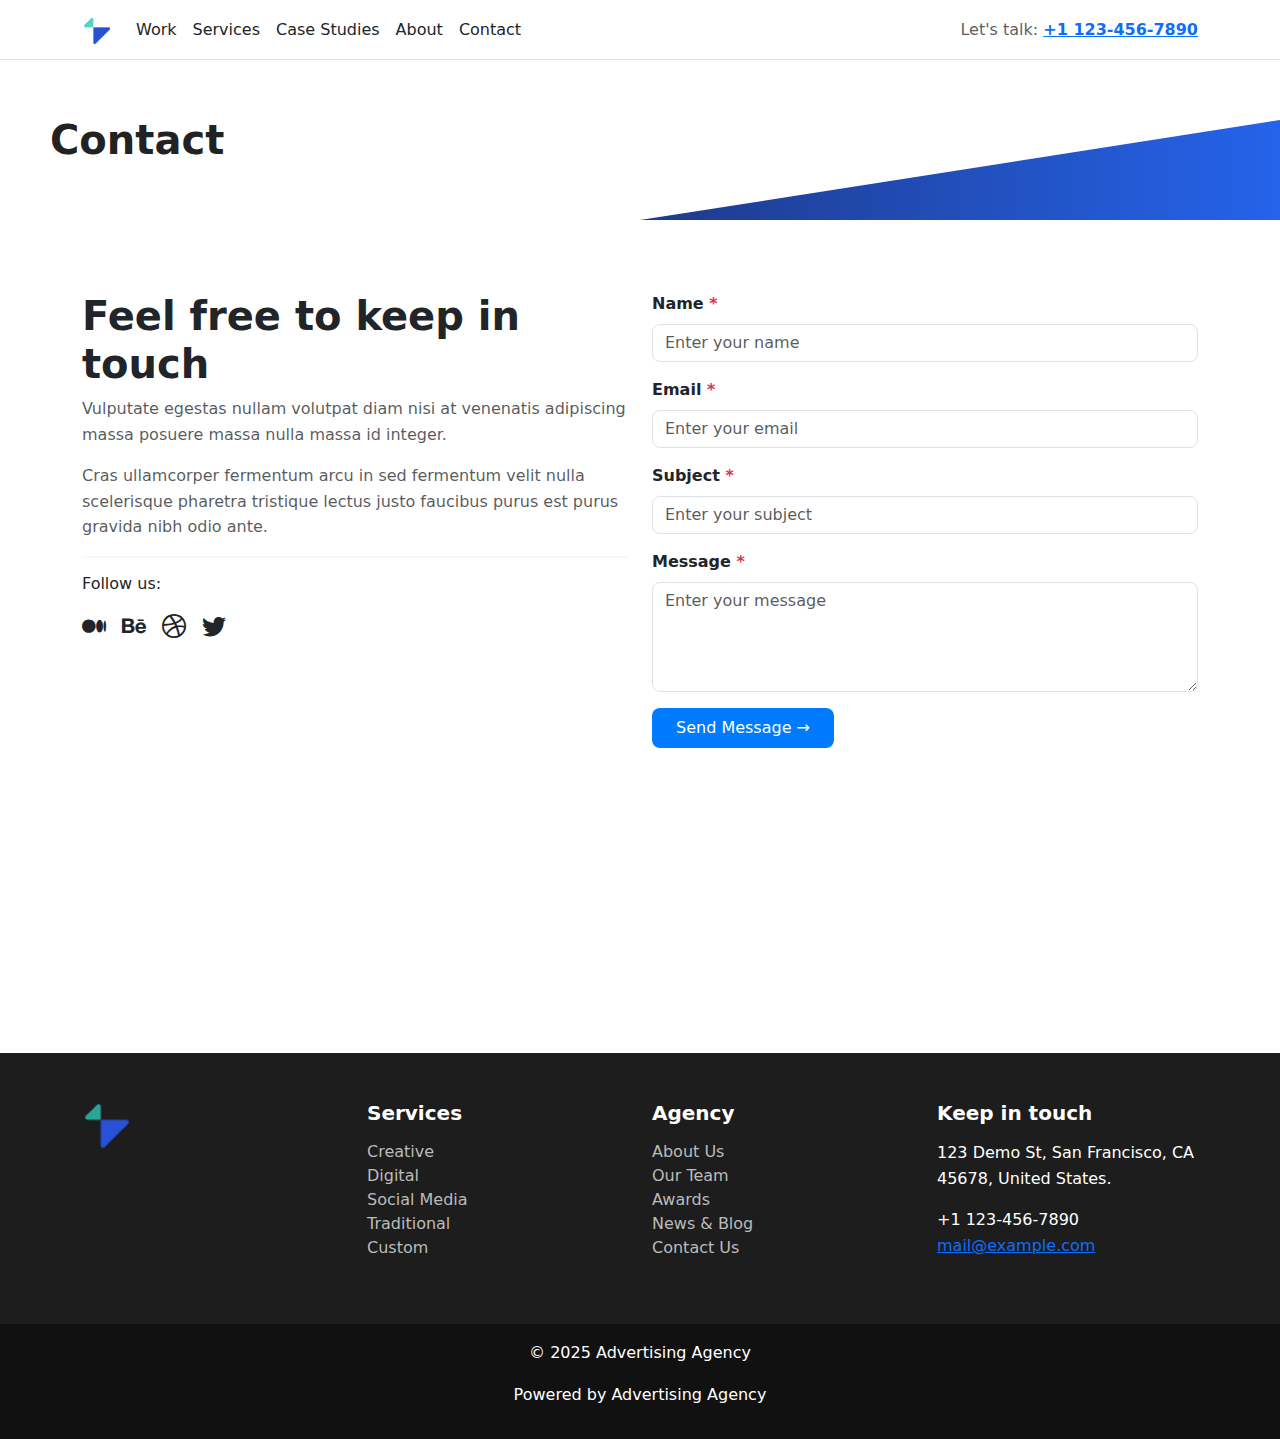
<file: contact.html>
<!DOCTYPE html>
<html lang="en">

<head>
    <meta charset="UTF-8">
    <meta name="viewport" content="width=device-width, initial-scale=1.0">
    <title>Document</title>
    <link href="https://cdn.jsdelivr.net/npm/bootstrap@5.3.0-alpha3/dist/css/bootstrap.min.css" rel="stylesheet">
    <link rel="stylesheet" href="https://cdn.jsdelivr.net/npm/bootstrap-icons@1.11.3/font/bootstrap-icons.min.css">
</head>
<style>
    .navbar {
        border-bottom: 1px solid #e0e0e0;
    }

    .nav-link {
        font-weight: 500;
    }

    .navbar-text a {
        font-weight: bold;
    }

    /* 2nd */
    .section {
        position: relative;
        padding: 50px;
        font-size: 40px;
        font-weight: bold;
        color: #222;
    }

    .blue-shape {
        position: absolute;
        bottom: 0;
        right: 0;
        width: 50%;
        height: 100px;
        background: linear-gradient(90deg, #1E3A8A, #2563EB);
        clip-path: polygon(100% 0%, 0% 100%, 100% 100%);
    }


    h1 {
        font-size: 2.5rem;
    }

    p {
        font-size: 1rem;
        line-height: 1.6;
    }

    hr {
        border: 0.5px solid #dee2e6;
    }

    .form-label {
        font-weight: bold;
    }

    .form-control {
        border-radius: 0.5rem;
    }

    .btn-primary {
        background-color: #007bff;
        border: none;
        border-radius: 0.5rem;
        padding: 0.5rem 1.5rem;
    }

    .btn-primary:hover {
        background-color: #0056b3;
    }


    .map-container {
        position: relative;
        max-width: 100%;
        overflow: hidden;
    }

    .map-image {
        width: 100%;
        height: auto;
        display: block;
    }

    .map-overlay {
        position: absolute;
        top: 20px;
        left: 20px;
        background: rgba(0, 0, 0, 0.5);
        color: #fff;
        padding: 10px;
        border-radius: 5px;
    }

    .map-overlay h3 {
        margin: 0;
        font-size: 18px;
    }

    .map-overlay p {
        margin: 0;
        font-size: 14px;
    }
        /* footer */

        .footer-section {
      background-color: #1d1d1d;
      color: #ffffff;
    }

    .footer-logo {
      width: 50px;
    }

    .social-icons a {
      color: #ffffff;
      font-size: 18px;
      margin-right: 10px;
      transition: color 0.3s;
    }

    .social-icons a:hover {
      color: #17a2b8;
    }

    .footer-section h5 {
      font-weight: bold;
      margin-bottom: 15px;
    }

    .footer-section ul li a {
      text-decoration: none;
      color: #bbbbbb;
      transition: color 0.3s;
    }

    .footer-section ul li a:hover {
      color: #ffffff;
    }

    .footer-bottom {
      background-color: #111;
      font-size: 14px;
    }
</style>

<body>
    <nav class="navbar navbar-expand-lg">
        <div class="container">
            <a class="navbar-brand" href="index.html">
                <img src="logo.png" alt="Logo" width="30" height="30" class="d-inline-block align-text-top">
            </a>
            <button class="navbar-toggler" type="button" data-bs-toggle="collapse" data-bs-target="#navbarNav"
                aria-controls="navbarNav" aria-expanded="false" aria-label="Toggle navigation">
                <span class="navbar-toggler-icon"></span>
            </button>
            <div class="collapse navbar-collapse" id="navbarNav">
                <ul class="navbar-nav me-auto mb-2 mb-lg-0">
                    <li class="nav-item">
                        <a class="nav-link text-dark" href="work.html">Work</a>
                    </li>
                    <li class="nav-item">
                        <a class="nav-link text-dark" href="services.html">Services</a>
                    </li>
                    <li class="nav-item">
                        <a class="nav-link text-dark" href="Case studies.html">Case Studies</a>
                    </li>
                    <li class="nav-item">
                        <a class="nav-link text-dark" href="ABOUT.HTML">About</a>
                    </li>
                    <li class="nav-item">
                        <a class="nav-link text-dark" href="contact.html">Contact</a>
                    </li>
                </ul>
                <span class="navbar-text">
                    <span class="text-muted">Let's talk:</span>
                    <a href="tel:+11234567890" class="text-primary">+1 123-456-7890</a>
                </span>
            </div>
        </div>
    </nav>
    <div class="section mb-4">
        Contact
        <div class="blue-shape"></div>
    </div>
    <div class="container py-5">
        <div class="row align-items-start">
            <!-- Left Section -->
            <div class="col-md-6">
                <h1 class="fw-bold">Feel free to keep in touch</h1>
                <p class="text-muted">
                    Vulputate egestas nullam volutpat diam nisi at venenatis adipiscing massa posuere massa nulla massa
                    id integer.
                </p>
                <p class="text-muted">
                    Cras ullamcorper fermentum arcu in sed fermentum velit nulla scelerisque pharetra tristique lectus
                    justo
                    faucibus purus est purus gravida nibh odio ante.
                </p>
                <hr>
                <h6>Follow us:</h6>
                <div class="d-flex gap-3 mt-3">
                    <a href="#" class="text-dark"><i class="bi bi-medium" style="font-size: 1.5rem;"></i></a>
                    <a href="#" class="text-dark"><i class="bi bi-behance" style="font-size: 1.5rem;"></i></a>
                    <a href="#" class="text-dark"><i class="bi bi-dribbble" style="font-size: 1.5rem;"></i></a>
                    <a href="#" class="text-dark"><i class="bi bi-twitter" style="font-size: 1.5rem;"></i></a>
                </div>
            </div>

            <!-- Right Section -->
            <div class="col-md-6">
                <form>
                    <div class="mb-3">
                        <label for="name" class="form-label">Name <span class="text-danger">*</span></label>
                        <input type="text" class="form-control" id="name" placeholder="Enter your name" required>
                    </div>
                    <div class="mb-3">
                        <label for="email" class="form-label">Email <span class="text-danger">*</span></label>
                        <input type="email" class="form-control" id="email" placeholder="Enter your email" required>
                    </div>
                    <div class="mb-3">
                        <label for="subject" class="form-label">Subject <span class="text-danger">*</span></label>
                        <input type="text" class="form-control" id="subject" placeholder="Enter your subject" required>
                    </div>
                    <div class="mb-3">
                        <label for="message" class="form-label">Message <span class="text-danger">*</span></label>
                        <textarea class="form-control" id="message" rows="4" placeholder="Enter your message"
                            required></textarea>
                    </div>
                    <button type="submit" class="btn btn-primary">Send Message →</button>
                </form>
            </div>
        </div>
    </div>
    <div class="container-fluid">
        <iframe
            src="https://www.google.com/maps/embed?pb=!1m18!1m12!1m3!1d3021.8247741592465!2d-74.0059416845946!3d40.71278397933157!2m3!1f0!2f0!3f0!3m2!1i1024!2i768!4f13.1!3m3!1m2!1s0x0%3A0x0!2zMzgnNDMnNDQuMyJOIDc0wrAwMScwOS4xIlc!5e0!3m2!1sen!2sus!4v1693328239478!5m2!1sen!2sus"
            width="100%" height="250" frameborder="0" style="border:0;" allowfullscreen="" loading="lazy">
        </iframe>
    </div>

    <footer class="footer-section">
        <div class="container py-5">
            <div class="row">
                <div class="col-md-3 text-center text-md-start">
                    <img src="logo.png" alt="Logo" class="footer-logo mb-3">
                    <div class="social-icons">
                        <a href="#"><i class="fab fa-behance"></i></a>
                        <a href="#"><i class="fab fa-dribbble"></i></a>
                        <a href="#"><i class="fab fa-medium"></i></a>
                        <a href="#"><i class="fab fa-twitter"></i></a>
                    </div>
                </div>
                <div class="col-md-3">
                    <h5>Services</h5>
                    <ul class="list-unstyled">
                        <li><a href="#">Creative</a></li>
                        <li><a href="#">Digital</a></li>
                        <li><a href="#">Social Media</a></li>
                        <li><a href="#">Traditional</a></li>
                        <li><a href="#">Custom</a></li>
                    </ul>
                </div>
                <div class="col-md-3">
                    <h5>Agency</h5>
                    <ul class="list-unstyled">
                        <li><a href="#">About Us</a></li>
                        <li><a href="#">Our Team</a></li>
                        <li><a href="#">Awards</a></li>
                        <li><a href="#">News & Blog</a></li>
                        <li><a href="#">Contact Us</a></li>
                    </ul>
                </div>
                <div class="col-md-3">
                    <h5>Keep in touch</h5>
                    <p>123 Demo St, San Francisco, CA<br>45678, United States.</p>
                    <p>+1 123-456-7890<br><a href="mailto:mail@example.com">mail@example.com</a></p>
                </div>
            </div>
        </div>
        <div class="footer-bottom text-center py-3">
            <p>© 2025 Advertising Agency</p>
            <p>Powered by Advertising Agency</p>
        </div>
    </footer>
    <script src="https://cdn.jsdelivr.net/npm/bootstrap@5.3.0-alpha3/dist/js/bootstrap.bundle.min.js"></script>

</body>

</html>
</file>
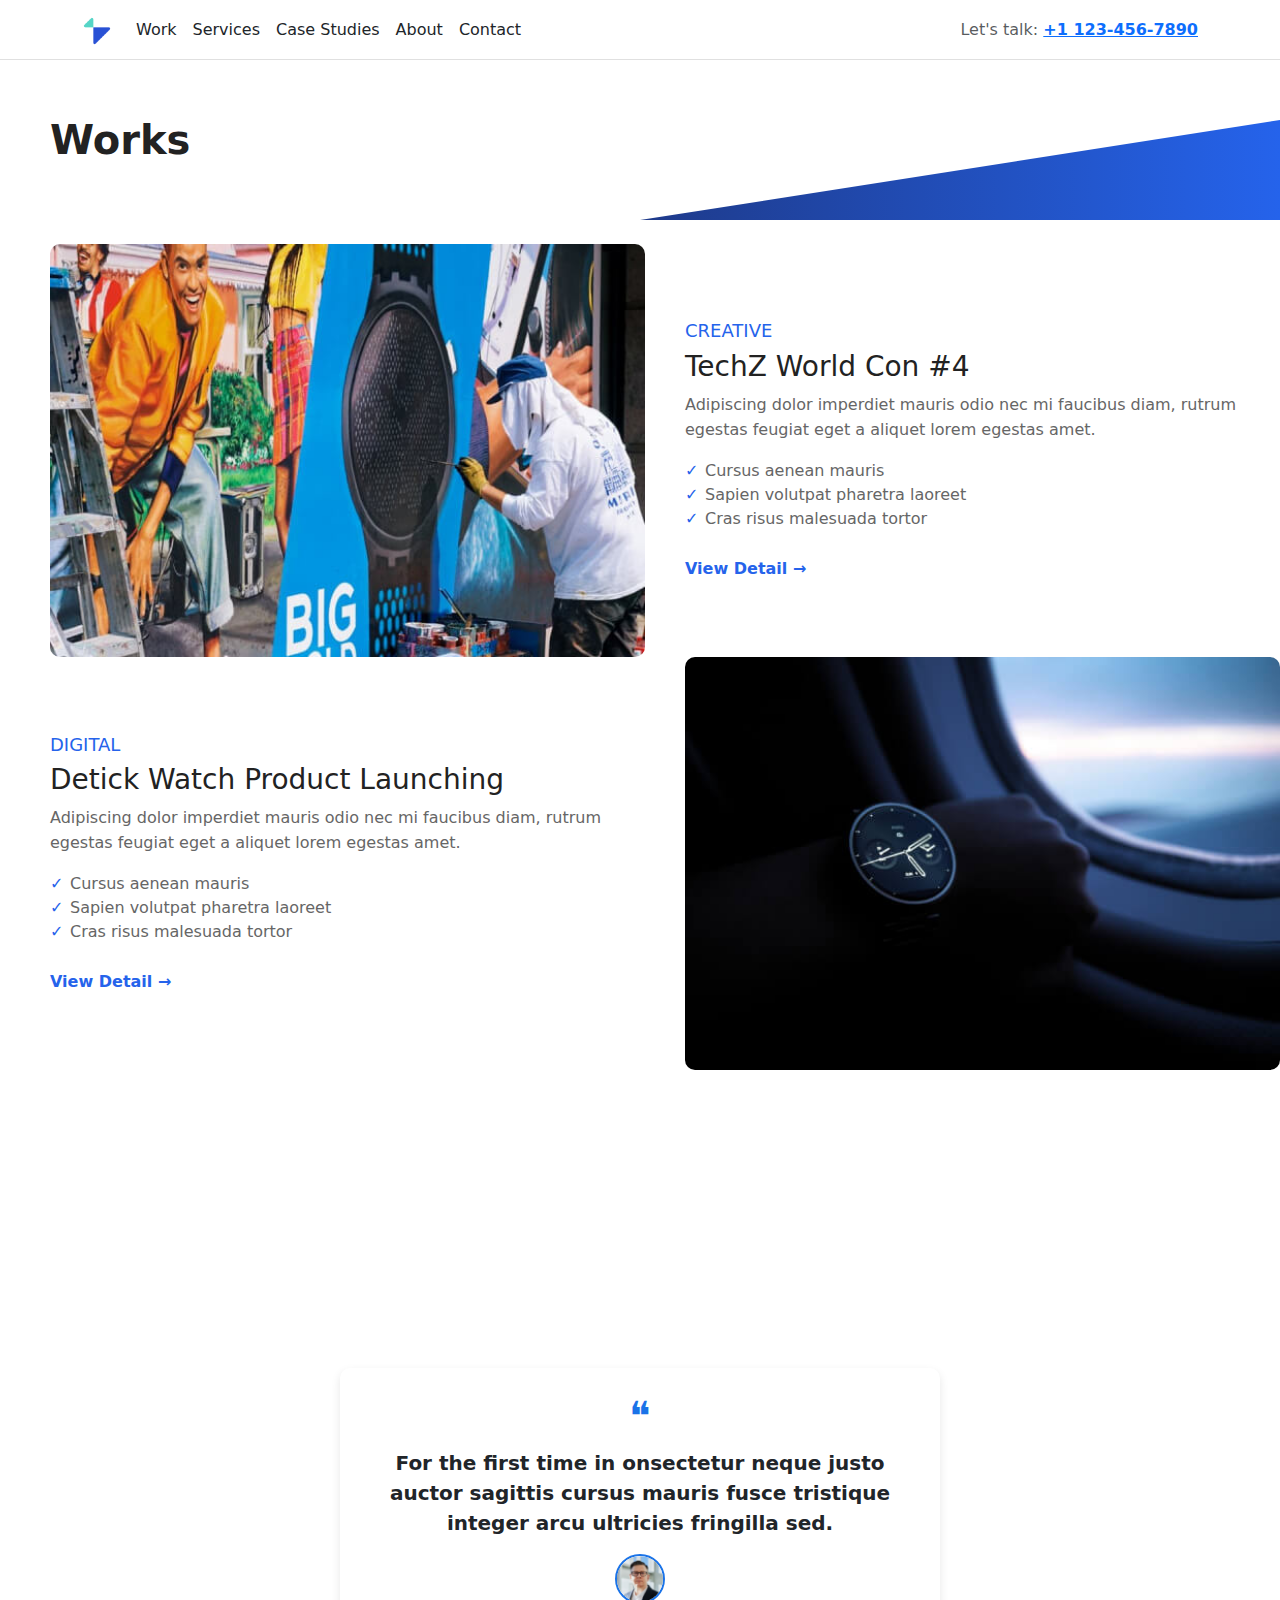
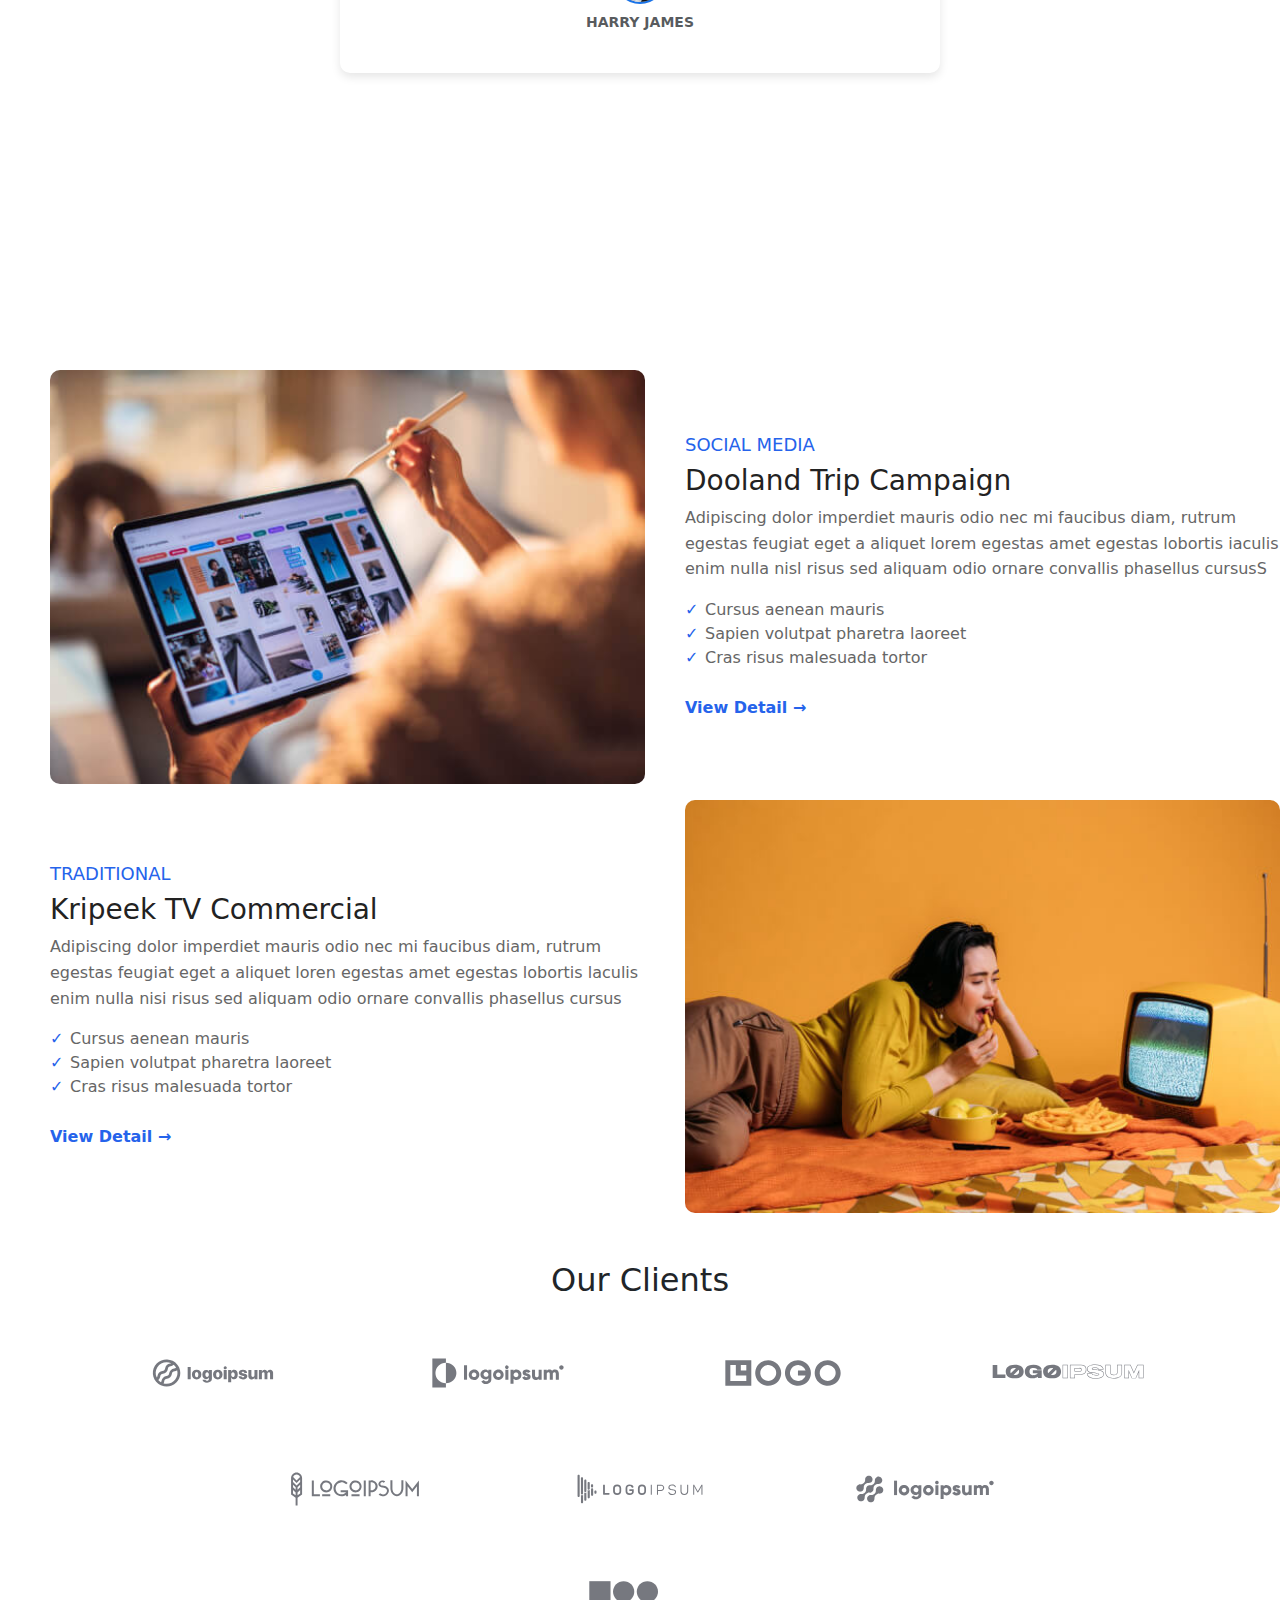
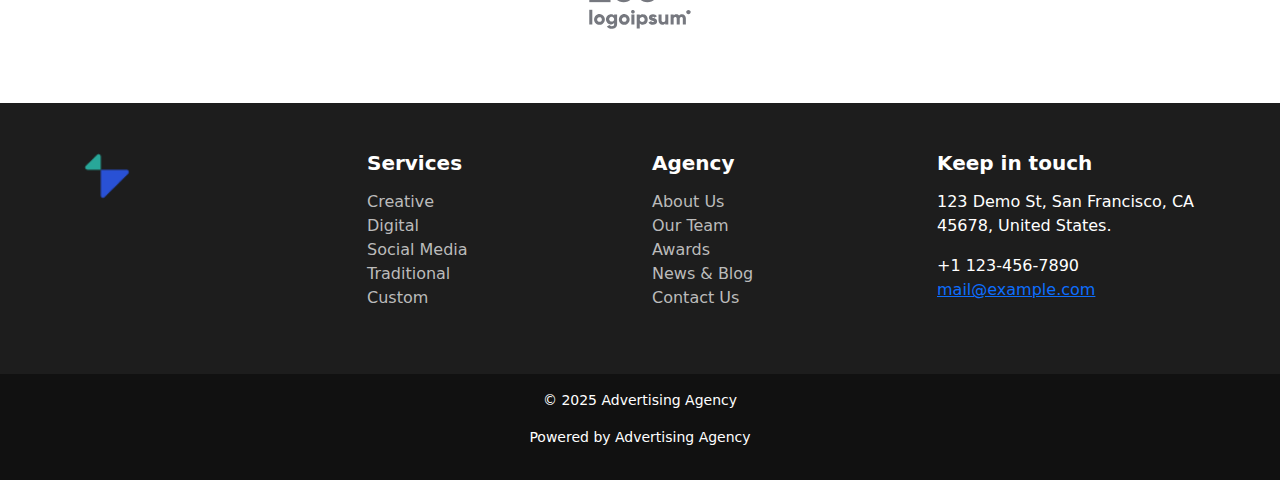
<file: work.html>
<!DOCTYPE html>
<html lang="en">

<head>
    <meta charset="UTF-8">
    <meta name="viewport" content="width=device-width, initial-scale=1.0">
    <title>Document</title>
    <link href="https://cdn.jsdelivr.net/npm/bootstrap@5.3.0-alpha3/dist/css/bootstrap.min.css" rel="stylesheet">
    <link rel="stylesheet" href="https://cdn.jsdelivr.net/npm/bootstrap-icons@1.11.3/font/bootstrap-icons.min.css">
    <script src="https://cdn.jsdelivr.net/npm/bootstrap@5.3.0-alpha3/dist/js/bootstrap.bundle.min.js"></script>


</head>
<style>
    .navbar {
        border-bottom: 1px solid #e0e0e0;
    }

    .nav-link {
        font-weight: 500;
    }

    .navbar-text a {
        font-weight: bold;
    }

    /* 2nd */
    .section {
        position: relative;
        padding: 50px;
        font-size: 40px;
        font-weight: bold;
        color: #222;
    }

    .blue-shape {
        position: absolute;
        bottom: 0;
        right: 0;
        width: 50%;
        height: 100px;
        background: linear-gradient(90deg, #1E3A8A, #2563EB);
        clip-path: polygon(100% 0%, 0% 100%, 100% 100%);
    }

    .containers {
        padding-left: 50px;
        display: grid;
        grid-template-columns: 1fr 1fr;
        gap: 40px;
    }

    .content {
        display: flex;
        flex-direction: column;
        justify-content: center;
    }

    .content h3 {
        color: #2563EB;
        font-size: 18px;
        text-transform: uppercase;
    }

    .content h2 {
        font-size: 28px;
        color: #222;
    }

    .content p {
        color: #666;
        font-size: 16px;
        line-height: 1.6;
    }

    .content ul {
        list-style: none;
        padding: 0;
    }

    .content ul li {
        padding-left: 20px;
        position: relative;
        color: #666;
    }

    .content ul li:before {
        content: '\2713';
        position: absolute;
        left: 0;
        color: #2563EB;
    }

    .content a {
        text-decoration: none;
        color: #2563EB;
        font-weight: bold;
        margin-top: 10px;
        display: inline-block;
    }

    .image img {
        width: 100%;
        border-radius: 10px;
    }

    .testimonial-box {
        max-width: 600px;
        background: #fff;
        border-radius: 10px;
        padding: 30px;
        box-shadow: 0 4px 10px rgba(0, 0, 0, 0.1);
    }

    .quote-icon h1 {
        color: #1a73e8;
        font-size: 40px;
    }

    .testimonial-img {
        width: 50px;
        height: 50px;
        border: 2px solid #1a73e8;
    }

    /* footer */

    .footer-section {
        background-color: #1d1d1d;
        color: #ffffff;
    }

    .footer-logo {
        width: 50px;
    }

    .social-icons a {
        color: #ffffff;
        font-size: 18px;
        margin-right: 10px;
        transition: color 0.3s;
    }

    .social-icons a:hover {
        color: #17a2b8;
    }

    .footer-section h5 {
        font-weight: bold;
        margin-bottom: 15px;
    }

    .footer-section ul li a {
        text-decoration: none;
        color: #bbbbbb;
        transition: color 0.3s;
    }

    .footer-section ul li a:hover {
        color: #ffffff;
    }

    .footer-bottom {
        background-color: #111;
        font-size: 14px;
    }
</style>

<body>
    <nav class="navbar navbar-expand-lg">
        <div class="container">
            <a class="navbar-brand" href="index.html">
                <img src="logo.png" alt="Logo" width="30" height="30" class="d-inline-block align-text-top">
            </a>
            <button class="navbar-toggler" type="button" data-bs-toggle="collapse" data-bs-target="#navbarNav"
                aria-controls="navbarNav" aria-expanded="false" aria-label="Toggle navigation">
                <span class="navbar-toggler-icon"></span>
            </button>
            <div class="collapse navbar-collapse" id="navbarNav">
                <ul class="navbar-nav me-auto mb-2 mb-lg-0">
                    <li class="nav-item">
                        <a class="nav-link text-dark" href="work.html">Work</a>
                    </li>
                    <li class="nav-item">
                        <a class="nav-link text-dark" href="services.html">Services</a>
                    </li>
                    <li class="nav-item">
                        <a class="nav-link text-dark" href="Case studies.html">Case Studies</a>
                    </li>
                    <li class="nav-item">
                        <a class="nav-link text-dark" href="ABOUT.HTML">About</a>
                    </li>
                    <li class="nav-item">
                        <a class="nav-link text-dark" href="contact.html">Contact</a>
                    </li>
                </ul>
                <span class="navbar-text">
                    <span class="text-muted">Let's talk:</span>
                    <a href="tel:+11234567890" class="text-primary">+1 123-456-7890</a>
                </span>
            </div>
        </div>
    </nav>
    <div class="section mb-4">
        Works
        <div class="blue-shape"></div>
    </div>
    <div class="containers">
        <div class="image">
            <img src="ft1.png" alt="Tech Event">
        </div>
        <div class="content">
            <h3>Creative</h3>
            <h2>TechZ World Con #4</h2>
            <p>Adipiscing dolor imperdiet mauris odio nec mi faucibus diam, rutrum egestas feugiat eget a aliquet lorem
                egestas amet.</p>
            <ul>
                <li>Cursus aenean mauris</li>
                <li>Sapien volutpat pharetra laoreet</li>
                <li>Cras risus malesuada tortor</li>
            </ul>
            <a href="#">View Detail →</a>
        </div>
    </div>
    <div class="containers">
        <div class="content">
            <h3>Digital</h3>
            <h2>Detick Watch Product Launching</h2>
            <p>Adipiscing dolor imperdiet mauris odio nec mi faucibus diam, rutrum egestas feugiat eget a aliquet lorem
                egestas amet.</p>
            <ul>
                <li>Cursus aenean mauris</li>
                <li>Sapien volutpat pharetra laoreet</li>
                <li>Cras risus malesuada tortor</li>
            </ul>
            <a href="#">View Detail →</a>
        </div>
        <div class="image">
            <img src="ft2.png" alt="Watch Product">
        </div>
    </div>

    <div class="container-fluid d-flex justify-content-center align-items-center vh-100">
        <div class="text-center p-4 testimonial-box">
            <div class="quote-icon text-primary">
                <h1>❝</h1>
            </div>
            <p class="lead fw-semibold">
                For the first time in onsectetur neque justo auctor sagittis cursus mauris fusce tristique integer arcu
                ultricies fringilla sed.
            </p>
            <div class="d-flex justify-content-center align-items-center mt-3">
                <img src="quotespro.png" alt="User" class="rounded-circle testimonial-img">
            </div>
            <p class="mt-2 text-muted text-uppercase fw-bold small">HARRY JAMES</p>
        </div>
    </div>

    <div class="containers mb-3">
        <div class="image">
            <img src="ft4.png" alt="Tech Event">
        </div>
        <div class="content">
            <h3>Social media</h3>
            <h2>Dooland Trip Campaign</h2>
            <p> Adipiscing dolor imperdiet mauris odio nec mi faucibus diam, rutrum egestas feugiat eget a aliquet lorem
                egestas amet egestas lobortis iaculis enim nulla nisl risus sed aliquam odio ornare convallis phasellus
                cursusS
            </p>
            <ul>
                <li>Cursus aenean mauris</li>
                <li>Sapien volutpat pharetra laoreet</li>
                <li>Cras risus malesuada tortor</li>
            </ul>
            <a href="#">View Detail →</a>
        </div>
    </div>
    <div class="containers ">
        <div class="content">
            <h3>Traditional</h3>
            <h2>Kripeek TV Commercial </h2>
            <p>Adipiscing dolor imperdiet mauris odio nec mi faucibus diam, rutrum egestas feugiat eget a aliquet loren
                egestas amet egestas lobortis laculis enim nulla nisi risus sed aliquam odio ornare convallis phasellus
                cursus
            </p>
            <ul>
                <li>Cursus aenean mauris</li>
                <li>Sapien volutpat pharetra laoreet</li>
                <li>Cras risus malesuada tortor</li>
            </ul>
            <a href="#">View Detail →</a>
        </div>
        <div class="image">
            <img src="ft3.png" alt="Watch Product">
        </div>
    </div>
    <section class="clients-section text-center py-5">
        <div class="container">
            <h2 class="mb-4 text-center">Our Clients</h2>
            <div class="row justify-content-center">
                <div class="col-6 col-md-3 mb-3">
                    <img src="cli1.png" class="client-logo" alt="Client 1">
                </div>
                <div class="col-6 col-md-3 mb-3">
                    <img src="clie2.png" class="client-logo" alt="Client 2">
                </div>
                <div class="col-6 col-md-3 mb-3">
                    <img src="clie3.png" class="client-logo" alt="Client 3">
                </div>
                <div class="col-6 col-md-3 mb-3">
                    <img src="clie4.png" class="client-logo" alt="Client 4">
                </div>
                <div class="col-6 col-md-3 mb-3">
                    <img src="clie5.png" class="client-logo" alt="Client 5">
                </div>
                <div class="col-6 col-md-3 mb-3">
                    <img src="clie6.png" class="client-logo" alt="Client 6">
                </div>
                <div class="col-6 col-md-3 mb-3">
                    <img src="clie7.png" class="client-logo" alt="Client 7">
                </div>
                <div class="col-6 col-md-mb-3">
                    <img src="clie8.png" class="client-logo" alt="Client 8">
                </div>
            </div>
        </div>
    </section>


    <footer class="footer-section">
        <div class="container py-5">
            <div class="row">
                <div class="col-md-3 text-center text-md-start">
                    <img src="logo.png" alt="Logo" class="footer-logo mb-3">
                    <div class="social-icons">
                        <a href="#"><i class="fab fa-behance"></i></a>
                        <a href="#"><i class="fab fa-dribbble"></i></a>
                        <a href="#"><i class="fab fa-medium"></i></a>
                        <a href="#"><i class="fab fa-twitter"></i></a>
                    </div>
                </div>
                <div class="col-md-3">
                    <h5>Services</h5>
                    <ul class="list-unstyled">
                        <li><a href="#">Creative</a></li>
                        <li><a href="#">Digital</a></li>
                        <li><a href="#">Social Media</a></li>
                        <li><a href="#">Traditional</a></li>
                        <li><a href="#">Custom</a></li>
                    </ul>
                </div>
                <div class="col-md-3">
                    <h5>Agency</h5>
                    <ul class="list-unstyled">
                        <li><a href="#">About Us</a></li>
                        <li><a href="#">Our Team</a></li>
                        <li><a href="#">Awards</a></li>
                        <li><a href="#">News & Blog</a></li>
                        <li><a href="#">Contact Us</a></li>
                    </ul>
                </div>
                <div class="col-md-3">
                    <h5>Keep in touch</h5>
                    <p>123 Demo St, San Francisco, CA<br>45678, United States.</p>
                    <p>+1 123-456-7890<br><a href="mailto:mail@example.com">mail@example.com</a></p>
                </div>
            </div>
        </div>
        <div class="footer-bottom text-center py-3">
            <p>© 2025 Advertising Agency</p>
            <p>Powered by Advertising Agency</p>
        </div>
    </footer>

</body>

</html>
</file>
<file: ABOUT.CSS>
h5 {
    font-weight: bold;
}


.vision-mission {
    background-color: #f5f8f7;
}

.section-divider {
    width: 50px;
    border: 2px solid #00a896;
    margin-bottom: 15px;
}

.award-logo {
    height: 50px;
}
</file>
<file: Case studies.css>
body {
    background-color: #f5f7f9;
}

.navbar-brand img {
    max-height: 40px;
}

.navbar-nav .nav-link {
    color: #333;
    font-weight: 500;
    margin: 0 10px;
}

.navbar-nav .nav-link.active {
    color: #000;
    text-decoration: underline;
}

.hero-section {
    position: relative;
    background-color: #f5f7f9;
    padding: 60px 0;
}

.hero-section h1 {
    font-size: 48px;
    font-weight: 700;
    color: #222;
}

.hero-shape {
    position: absolute;
    bottom: 0;
    right: 0;
    width: 200px;
    height: 100px;
    background: linear-gradient(to right, #1a73e8, #0044cc);
    clip-path: polygon(100% 0, 0 100%, 100% 100%);
}


body {
    background-color: #f5f7f9;
}

img {
    box-shadow: 5px 5px 15px rgba(0, 0, 0, 0.1);
}

.testimonial {
    background-color: white;
    padding: 40px;
    border-radius: 10px;
    box-shadow: 0 4px 10px rgba(0, 0, 0, 0.1);
}

.testimonial img {
    border: 2px solid #ddd;
}
</file>
